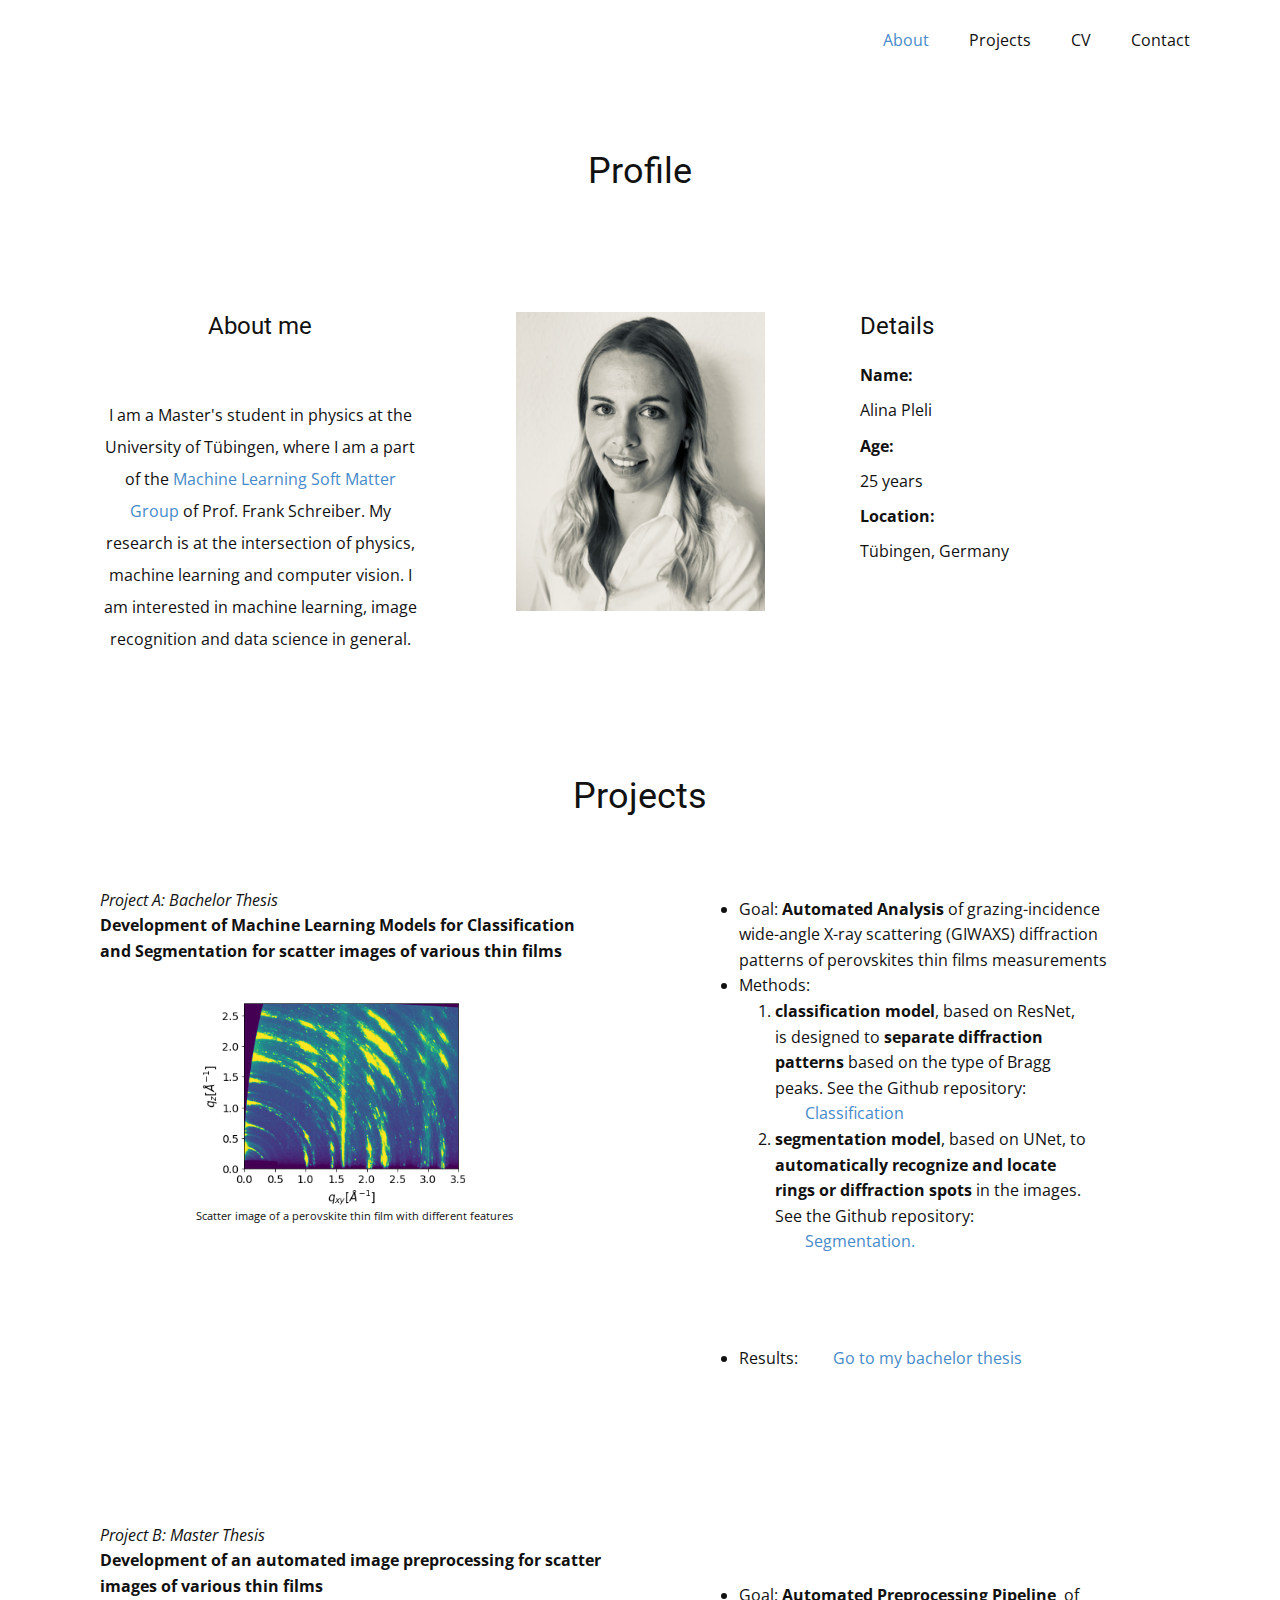
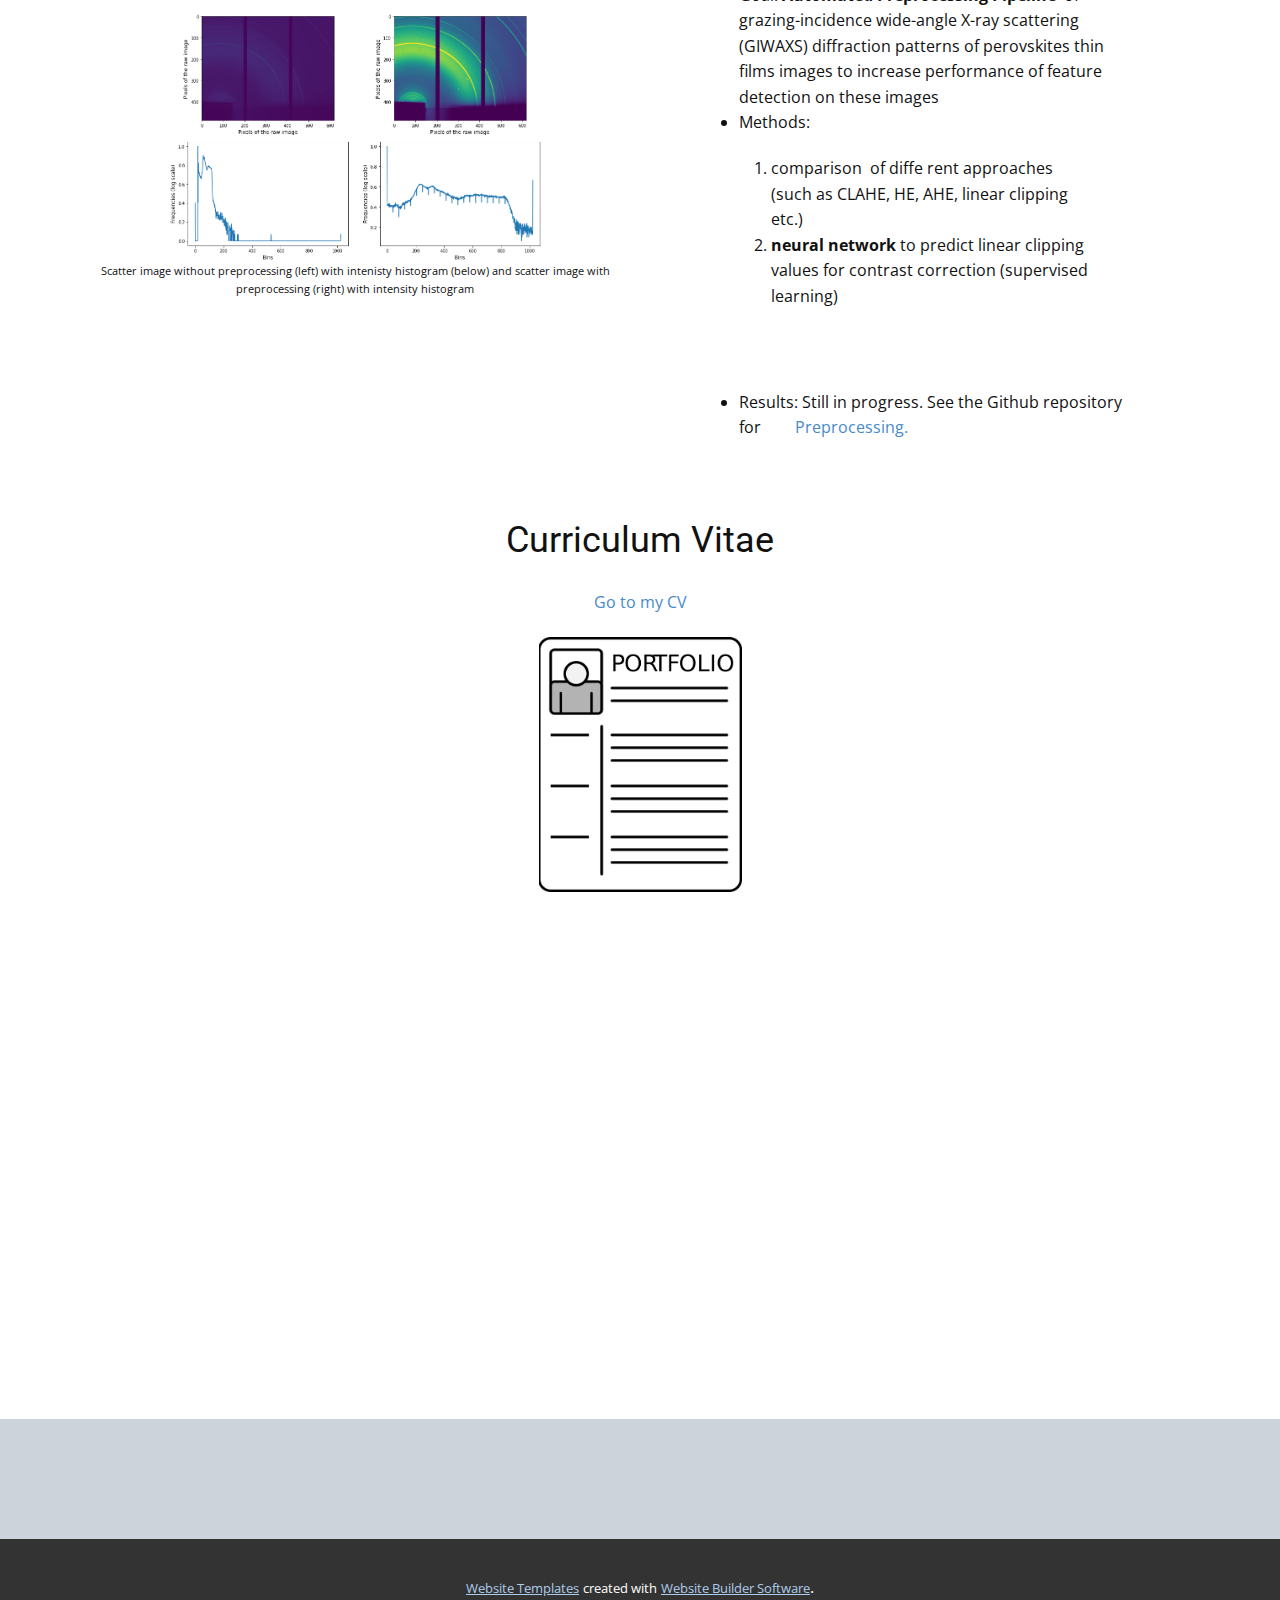
<file: index.html>
<!DOCTYPE html>
<html style="font-size: 16px;">
  <head>
    <meta name="viewport" content="width=device-width, initial-scale=1.0">
    <meta charset="utf-8">
    <meta name="keywords" content="Profile, Projects, Curriculum Vitae">
    <meta name="description" content="">
    <meta name="page_type" content="np-template-header-footer-from-plugin">
    <title>Startseite</title>
    <link rel="stylesheet" href="nicepage.css" media="screen">
<link rel="stylesheet" href="Startseite.css" media="screen">
    <script class="u-script" type="text/javascript" src="jquery.js" defer=""></script>
    <script class="u-script" type="text/javascript" src="nicepage.js" defer=""></script>
    <meta name="generator" content="Nicepage 3.19.4, nicepage.com">
    <link id="u-theme-google-font" rel="stylesheet" href="https://fonts.googleapis.com/css?family=Roboto:100,100i,300,300i,400,400i,500,500i,700,700i,900,900i|Open+Sans:300,300i,400,400i,600,600i,700,700i,800,800i">
    
    
    
    
    
    <script type="application/ld+json">{
		"@context": "http://schema.org",
		"@type": "Organization",
		"name": ""
}</script>
    <meta name="theme-color" content="#478ac9">
    <meta property="og:title" content="Startseite">
    <meta property="og:type" content="website">
  </head>
  <body data-home-page="Startseite.html" data-home-page-title="Startseite" class="u-body"><header class="u-clearfix u-header u-header" id="sec-3623"><div class="u-clearfix u-sheet u-sheet-1">
        <nav class="u-menu u-menu-dropdown u-offcanvas u-menu-1">
          <div class="menu-collapse" style="font-size: 1rem; letter-spacing: 0px;">
            <a class="u-button-style u-custom-left-right-menu-spacing u-custom-padding-bottom u-custom-top-bottom-menu-spacing u-nav-link u-text-active-palette-1-base u-text-hover-palette-2-base" href="#">
              <svg><use xmlns:xlink="http://www.w3.org/1999/xlink" xlink:href="#menu-hamburger"></use></svg>
              <svg version="1.1" xmlns="http://www.w3.org/2000/svg" xmlns:xlink="http://www.w3.org/1999/xlink"><defs><symbol id="menu-hamburger" viewBox="0 0 16 16" style="width: 16px; height: 16px;"><rect y="1" width="16" height="2"></rect><rect y="7" width="16" height="2"></rect><rect y="13" width="16" height="2"></rect>
</symbol>
</defs></svg>
            </a>
          </div>
          <div class="u-custom-menu u-nav-container">
            <ul class="u-nav u-unstyled u-nav-1"><li class="u-nav-item"><a class="u-button-style u-nav-link u-text-active-palette-1-base u-text-hover-palette-2-base" href="Startseite.html" style="padding: 10px 20px;">About</a>
</li><li class="u-nav-item"><a class="u-button-style u-nav-link u-text-active-palette-1-base u-text-hover-palette-2-base" href="Startseite.html#sec-e939" data-page-id="94627364" style="padding: 10px 20px;">Projects</a>
</li><li class="u-nav-item"><a class="u-button-style u-nav-link u-text-active-palette-1-base u-text-hover-palette-2-base" href="Startseite.html#sec-05bc" data-page-id="94627364" style="padding: 10px 20px;">CV</a>
</li><li class="u-nav-item"><a class="u-button-style u-nav-link u-text-active-palette-1-base u-text-hover-palette-2-base" href="mailto:alinapleli@me.com" style="padding: 10px 20px;">Contact</a>
</li></ul>
          </div>
          <div class="u-custom-menu u-nav-container-collapse">
            <div class="u-black u-container-style u-inner-container-layout u-opacity u-opacity-95 u-sidenav">
              <div class="u-sidenav-overflow">
                <div class="u-menu-close"></div>
                <ul class="u-align-center u-nav u-popupmenu-items u-unstyled u-nav-2"><li class="u-nav-item"><a class="u-button-style u-nav-link" href="Startseite.html" style="padding: 10px 20px;">About</a>
</li><li class="u-nav-item"><a class="u-button-style u-nav-link" href="Startseite.html#sec-e939" data-page-id="94627364" style="padding: 10px 20px;">Projects</a>
</li><li class="u-nav-item"><a class="u-button-style u-nav-link" href="Startseite.html#sec-05bc" data-page-id="94627364" style="padding: 10px 20px;">CV</a>
</li><li class="u-nav-item"><a class="u-button-style u-nav-link" href="mailto:alinapleli@me.com" style="padding: 10px 20px;">Contact</a>
</li></ul>
              </div>
            </div>
            <div class="u-black u-menu-overlay u-opacity u-opacity-70"></div>
          </div>
        </nav>
      </div></header>
    <section class="u-align-center-lg u-align-center-md u-align-center-xl u-align-left-sm u-align-left-xs u-clearfix u-section-1" id="carousel_8c46">
      <div class="u-clearfix u-sheet u-valign-middle u-sheet-1">
        <h1 class="u-text u-text-1">Profile</h1>
        <div class="u-clearfix u-expanded-width u-layout-wrap u-layout-wrap-1">
          <div class="u-layout">
            <div class="u-layout-row">
              <div class="u-container-style u-layout-cell u-size-20 u-layout-cell-1">
                <div class="u-container-layout u-container-layout-1">
                  <h4 class="u-align-center u-text u-text-2">About me</h4>
                  <p class="u-align-center u-text u-text-3">I am a Master's student in physics at the University of Tübingen, where I am a part of the <a href="http://www.soft-matter.uni-tuebingen.de" class="u-active-none u-border-none u-btn u-button-link u-button-style u-hover-none u-none u-text-palette-1-base u-btn-1" target="_blank">Machine Learning Soft Matter Group</a>&nbsp;of Prof. Frank Schreiber. My research is at the intersection of physics, machine learning and computer vision. I am interested in machine learning, image recognition and data science in general.
                  </p>
                </div>
              </div>
              <div class="u-align-left u-container-style u-layout-cell u-size-20 u-layout-cell-2">
                <div class="u-container-layout u-container-layout-2">
                  <img class="u-image u-image-default u-image-1" src="images/AlinaBild_SW.jpg" alt="" data-image-width="3024" data-image-height="4032">
                </div>
              </div>
              <div class="u-container-style u-layout-cell u-size-20 u-layout-cell-3">
                <div class="u-container-layout u-container-layout-3">
                  <h4 class="u-text u-text-4">Details</h4>
                  <p class="u-text u-text-5">
                    <span style="font-weight: 700;">Name: </span>
                    <br>Alina Pleli<br>
                    <span style="font-weight: 700;">Age: </span>
                    <br>25 years <span style="font-weight: 700;">
                      <br>Location: 
                    </span>
                    <br>Tübingen, Germany
                  </p>
                </div>
              </div>
            </div>
          </div>
        </div>
      </div>
    </section>
    <section class="u-clearfix u-section-2" id="sec-e939">
      <div class="u-clearfix u-sheet u-sheet-1">
        <h2 class="u-align-center u-text u-text-default u-text-1">Projects</h2>
        <div class="u-clearfix u-expanded-width u-layout-wrap u-layout-wrap-1">
          <div class="u-layout">
            <div class="u-layout-row">
              <div class="u-container-style u-layout-cell u-size-30 u-layout-cell-1">
                <div class="u-container-layout u-container-layout-1">
                  <p class="u-align-left u-text u-text-2">
                    <span style="font-style: italic;">Project A: Bachelor Thesis<br>
                    </span>
                    <span style="font-weight: 700;">Development of Machine Learning
Models for Classification and
Segmentation for scatter images of
various thin films&nbsp;</span>
                  </p>
                  <img class="u-image u-image-1" src="images/ZSegmExp4Image.png" data-image-width="363" data-image-height="281">
                  <p class="u-align-center u-text u-text-default u-text-3">Scatter image of a perovskite thin film with different features&nbsp; </p>
                </div>
              </div>
              <div class="u-container-style u-layout-cell u-size-30 u-layout-cell-2">
                <div class="u-container-layout u-container-layout-2">
                  <ul class="u-text u-text-4">
                    <li>Goal<span style="background-color: transparent; color: #111111; font-family: 'Open Sans',sans-serif; font-size: 1rem;">: </span>
                      <span style="background-color: transparent; color: #111111; font-family: 'Open Sans',sans-serif; font-size: 1rem; font-weight: 700;">Automated Analysis</span>
                      <span style="background-color: transparent; color: #111111; font-family: 'Open Sans',sans-serif; font-size: 1rem;"> of </span>
                      <span style="background-color: transparent; color: #111111; font-family: 'Open Sans',sans-serif; font-size: 1rem;">grazing-incidence wide-angle X-ray scattering (GIWAXS)
diffraction patterns of perovskites thin films measurements</span>
                    </li>
                    <li>
                      <span style="font-weight: 400;">Methods</span>:
                    </li>
                  </ul>
                  <ol class="u-text u-text-5">
                    <li>
                      <span style="font-weight: 700;">classification model</span>, based on ResNet,&nbsp; &nbsp; is designed to <span style="background-color: transparent; color: #111111; font-family: 'Open Sans',sans-serif; font-size: 1rem; font-weight: 700;">separate diffraction patterns</span>
                      <span style="background-color: transparent; color: #111111; font-family: 'Open Sans',sans-serif; font-size: 1rem;"> based on the type of Bragg peaks.</span>
			    <span style="background-color: transparent; color: #111111; font-family: 'Open Sans',sans-serif; font-size: 1rem;"> See the Github repository:</span> 
			    <a href="https://github.com/Alinapleli/Classification_xray_scattering_data" class="u-active-none u-border-none u-btn u-button-link u-button-style u-none u-text-palette-1-base u-btn-1" target="_blank">Classification</a>&nbsp;
			   
                    </li>
                    <li>
                      <span style="font-weight: 700;">segmentation model</span>, based on UNet, to <span style="font-weight: 700;">automatically recognize and locate rings or diffraction spots</span> in the images.
		 <span style="background-color: transparent; color: #111111; font-family: 'Open Sans',sans-serif; font-size: 1rem;"> See the Github repository:</span> 
			    			<a href="https://github.com/Alinapleli/Segmentation_xray_scattering_data" class="u-active-none u-border-none u-btn u-button-link u-button-style u-none u-text-palette-1-base u-btn-1" target="_blank">Segmentation.</a>&nbsp;

                    </li>
                  </ol>
			 <ul class="u-text u-text-4">
			    <li>Results<span style="background-color: transparent; color: #111111; font-family: 'Open Sans',sans-serif; font-size: 1rem;">: </span>

			<a href="files/bachelor_pleli.pdf" class="u-border-1 u-border-active-palette-2-base u-border-hover-palette-1-base u-btn u-button-style u-file-link u-none u-text-palette-1-base u-btn-1" target="_blank">Go to my bachelor thesis</a>
			  </li>
                  </ul>
                </div>
              </div>
            </div>
          </div>
        </div>
      </div>
    </section>
    <section class="u-clearfix u-section-3" id="carousel_437e">
      <div class="u-clearfix u-sheet u-sheet-1">
        <div class="u-clearfix u-expanded-width u-layout-wrap u-layout-wrap-1">
          <div class="u-layout">
            <div class="u-layout-row">
              <div class="u-container-style u-layout-cell u-size-30 u-layout-cell-1">
                <div class="u-container-layout u-container-layout-1">
                  <p class="u-align-left u-text u-text-default u-text-1">
                    <span style="font-style: italic;">Project B: Master Thesis<br>
                    </span>
                    <span style="font-weight: 700;">Development of an automated
								image preprocessing for scatter
images of various thin films</span>
                  </p>
                  <img class="u-image u-image-1" src="images/Compare_hist_esrf18.png" data-image-width="891" data-image-height="595">
                  <p class="u-align-center u-text u-text-default u-text-2">Scatter image without preprocessing (left) with intenisty histogram (below) and scatter image with preprocessing (right) with intensity histogram</p>
                </div>
              </div>
              <div class="u-container-style u-layout-cell u-size-30 u-layout-cell-2">
                <div class="u-container-layout u-container-layout-2">
                  <ul class="u-text u-text-3">
                    <li>Goal<span style="background-color: transparent; color: #111111; font-family: 'Open Sans',sans-serif; font-size: 1rem;">: </span>
                      <span style="background-color: transparent; color: #111111; font-family: 'Open Sans',sans-serif; font-size: 1rem; font-weight: 700;">Automated Preprocessing Pipeline</span>
                      <span style="background-color: transparent; color: #111111; font-family: 'Open Sans',sans-serif; font-size: 1rem;">&nbsp;of </span>
                      <span style="background-color: transparent; color: #111111; font-family: 'Open Sans',sans-serif; font-size: 1rem;">grazing-incidence wide-angle X-ray scattering (GIWAXS)
diffraction patterns of perovskites thin films images to increase performance of feature detection on these images</span>
                    </li>
                    <li>
                      <span style="font-weight: 400;">Methods</span>:
                    </li>
                  </ul>
                  <ol class="u-text u-text-4"></ol>
                  <ol class="u-text u-text-5">
                    <li>
                      <span style="font-weight: 400;"><b>
                          <span style="font-weight: 400;"> comparison&nbsp;</span>
                          <span style="font-weight: 400;"> of diffe</span>
                          <span style="font-weight: 400;">rent approaches (such as CLAHE, HE, AHE, linear clipping etc.)</span></b>
                      </span>
                    </li>
                    <li><b>neural network <span style="font-weight: 400;">to predict linear clipping values for contrast correction (supervised learning)</span></b>
                    </li>
                  </ol>
			<ul class="u-text u-text-3">
			  <li>Results<span style="background-color: transparent; color: #111111; font-family: 'Open Sans',sans-serif; font-size: 1rem;">: </span>
                      
                          <span style="font-weight: 400;"> Still in progress.</span></b>
                      </span> 
			   <span style="background-color: transparent; color: #111111; font-family: 'Open Sans',sans-serif; font-size: 1rem;">See the Github repository for</span> 
			<a href="https://github.com/Alinapleli/Preprocessing_xray_scattering_images" class="u-active-none u-border-none u-btn u-button-link u-button-style u-none u-text-palette-1-base u-btn-1" target="_blank">Preprocessing.</a>&nbsp;
			   </li>
                 </ul>
                </div>
              </div>
            </div>
          </div>
        </div>
      </div>
    </section>
    <section class="u-clearfix u-section-4" id="sec-05bc">
      <div class="u-clearfix u-sheet u-sheet-1">
        <h2 class="u-align-center u-text u-text-default u-text-1">Curriculum Vitae</h2>
        <a href="files/AlinaPleli_CV.pdf" class="u-border-1 u-border-active-palette-2-base u-border-hover-palette-1-base u-btn u-button-style u-file-link u-none u-text-palette-1-base u-btn-1" target="_blank">Go to my CV</a>
        <img class="u-image u-image-default u-image-1" src="images/aacd4f248902de808d0c135398677a5f00d6337574a5e22af03d978363c0671b2292eb71b19334f7579e38791d05658fa01a840f92c11bed5b1ea6_1280.png" alt="" data-image-width="1024" data-image-height="1280">
      </div>
    </section>
    
    
    <footer class="u-align-center u-clearfix u-footer u-palette-5-light-1 u-footer" id="sec-dc1c"><div class="u-align-left u-clearfix u-sheet u-sheet-1"></div></footer>
    <section class="u-backlink u-clearfix u-grey-80">
      <a class="u-link" href="https://nicepage.com/website-templates" target="_blank">
        <span>Website Templates</span>
      </a>
      <p class="u-text">
        <span>created with</span>
      </p>
      <a class="u-link" href="https://nicepage.com/" target="_blank">
        <span>Website Builder Software</span>
      </a>. 
    </section><span style="height: 64px; width: 64px; margin-left: 0px; margin-right: auto; margin-top: 0px; background-image: none; right: 110px; bottom: 30px;" class="u-back-to-top u-border-2 u-border-palette-1-base u-icon u-icon-circle u-opacity u-opacity-95 u-spacing-10 u-text-palette-1-base" data-href="#">
        <svg class="u-svg-link" preserveAspectRatio="xMidYMin slice" viewBox="0 0 551.13 551.13"><use xmlns:xlink="http://www.w3.org/1999/xlink" xlink:href="#svg-1d98"></use></svg>
        <svg class="u-svg-content" enable-background="new 0 0 551.13 551.13" viewBox="0 0 551.13 551.13" xmlns="http://www.w3.org/2000/svg" id="svg-1d98"><path d="m275.565 189.451 223.897 223.897h51.668l-275.565-275.565-275.565 275.565h51.668z"></path></svg>
    </span>
  </body>
</html>
</file>
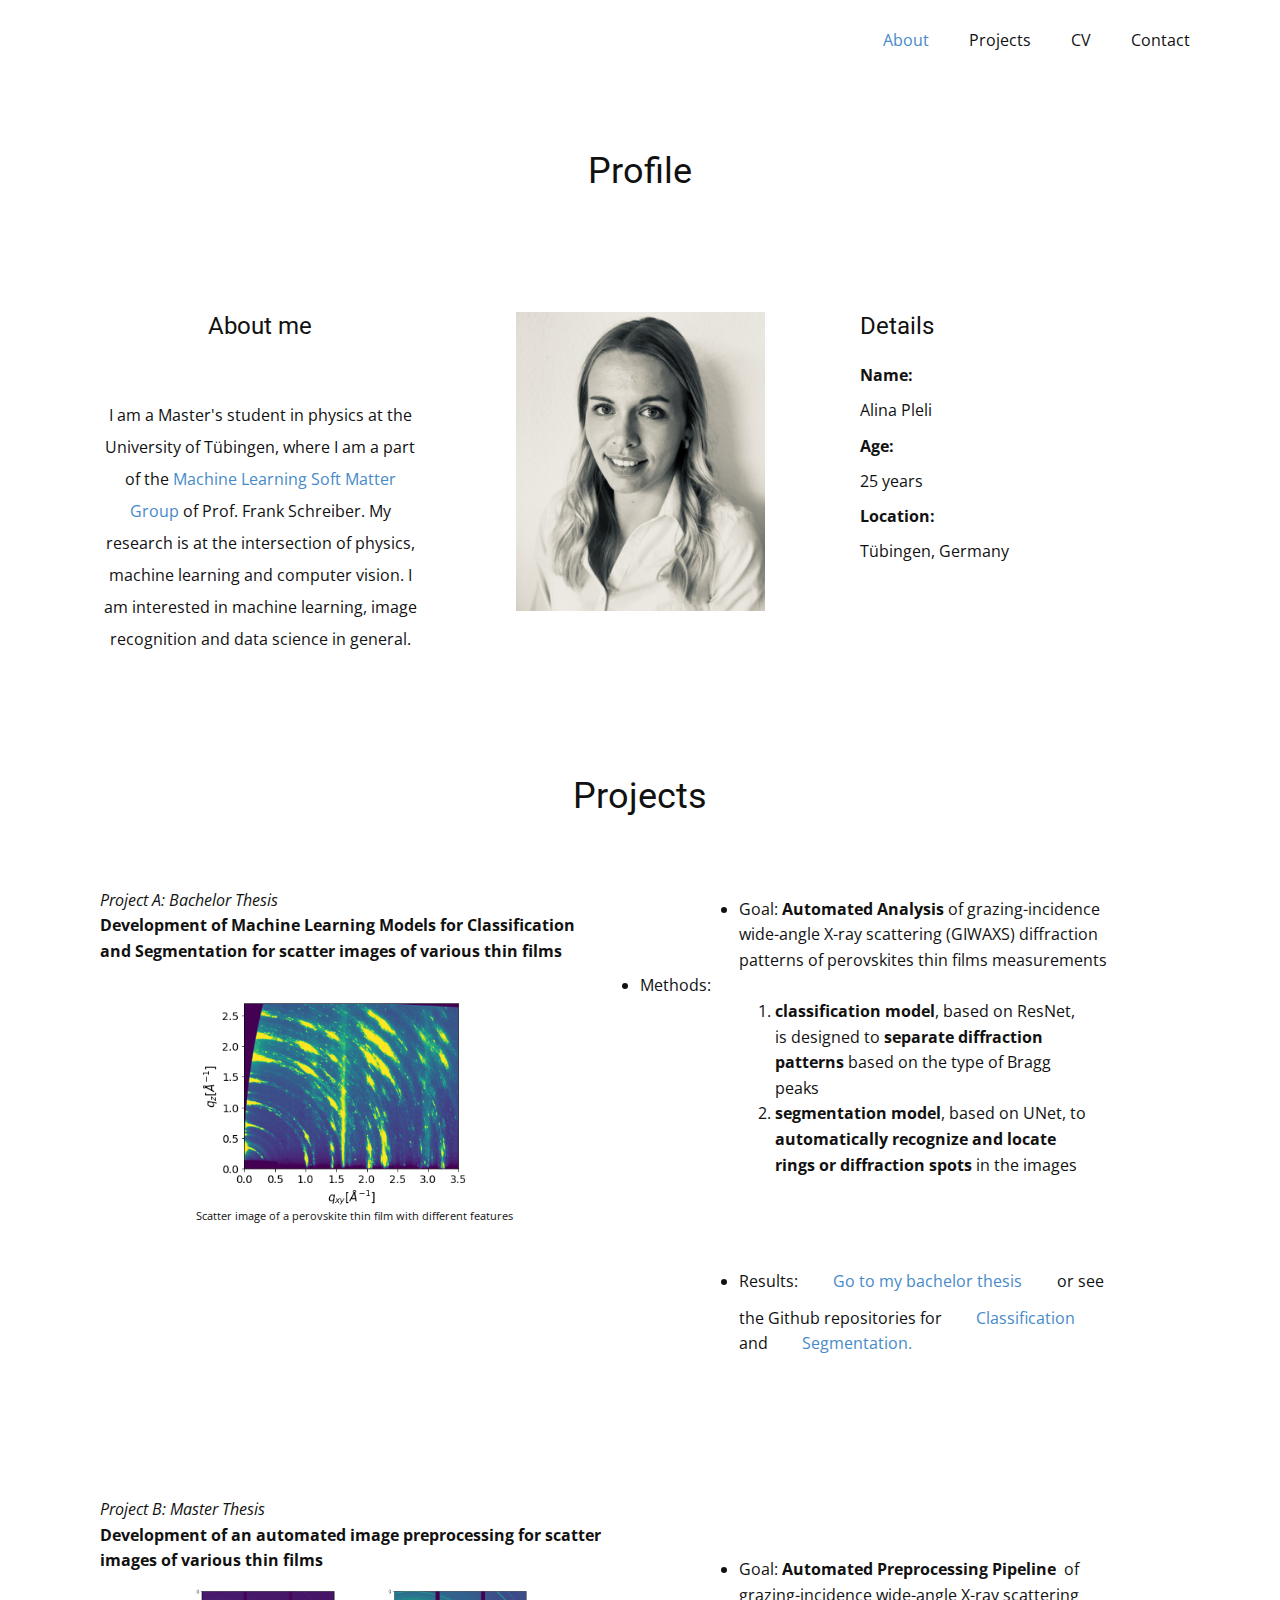
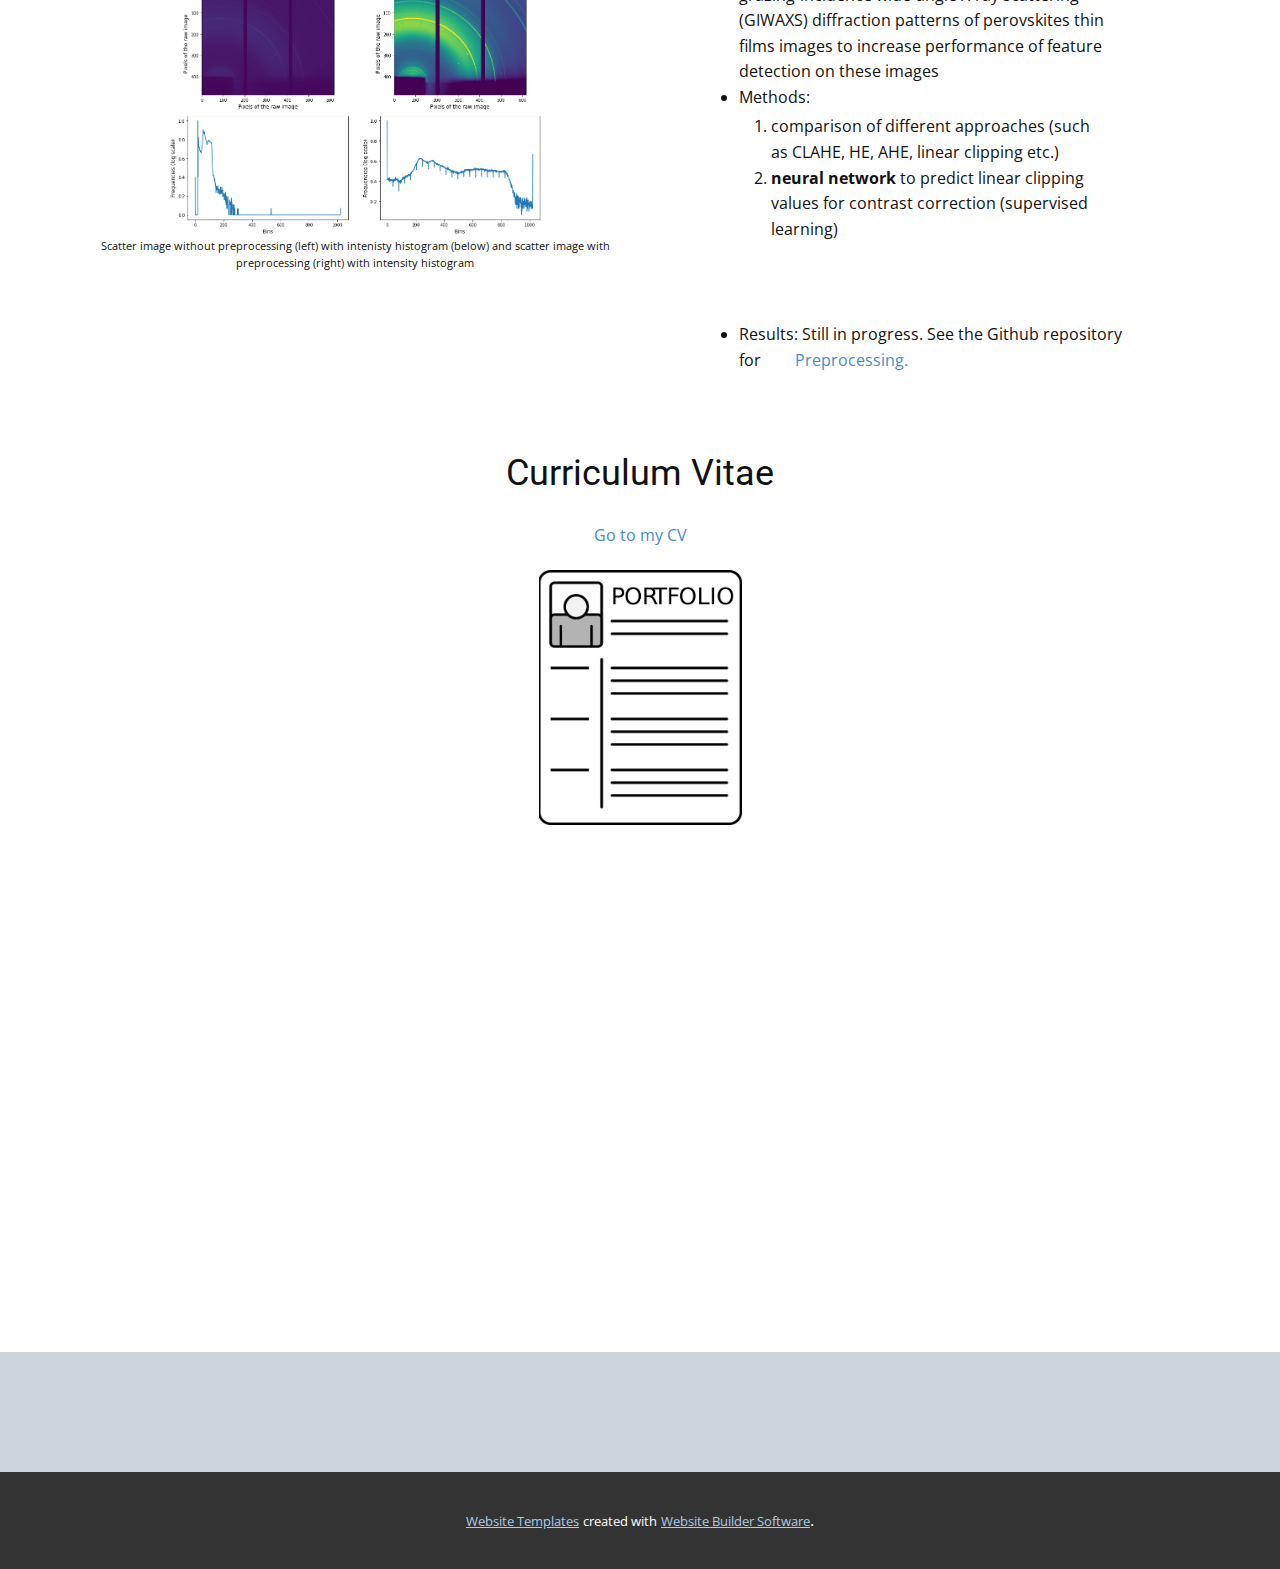
<file: Startseite.html>
<!DOCTYPE html>
<html style="font-size: 16px;">
  <head>
    <meta name="viewport" content="width=device-width, initial-scale=1.0">
    <meta charset="utf-8">
    <meta name="keywords" content="Profile, Projects, Curriculum Vitae">
    <meta name="description" content="">
    <meta name="page_type" content="np-template-header-footer-from-plugin">
    <title>Startseite</title>
    <link rel="stylesheet" href="nicepage.css" media="screen">
<link rel="stylesheet" href="Startseite.css" media="screen">
    <script class="u-script" type="text/javascript" src="jquery.js" defer=""></script>
    <script class="u-script" type="text/javascript" src="nicepage.js" defer=""></script>
    <meta name="generator" content="Nicepage 3.19.4, nicepage.com">
    <link id="u-theme-google-font" rel="stylesheet" href="https://fonts.googleapis.com/css?family=Roboto:100,100i,300,300i,400,400i,500,500i,700,700i,900,900i|Open+Sans:300,300i,400,400i,600,600i,700,700i,800,800i">
    
    
    
    
    
    <script type="application/ld+json">{
		"@context": "http://schema.org",
		"@type": "Organization",
		"name": ""
}</script>
    <meta name="theme-color" content="#478ac9">
    <meta property="og:title" content="Startseite">
    <meta property="og:type" content="website">
  </head>
  <body class="u-body"><header class="u-clearfix u-header u-header" id="sec-3623"><div class="u-clearfix u-sheet u-sheet-1">
        <nav class="u-menu u-menu-dropdown u-offcanvas u-menu-1">
          <div class="menu-collapse" style="font-size: 1rem; letter-spacing: 0px;">
            <a class="u-button-style u-custom-left-right-menu-spacing u-custom-padding-bottom u-custom-top-bottom-menu-spacing u-nav-link u-text-active-palette-1-base u-text-hover-palette-2-base" href="#">
              <svg><use xmlns:xlink="http://www.w3.org/1999/xlink" xlink:href="#menu-hamburger"></use></svg>
              <svg version="1.1" xmlns="http://www.w3.org/2000/svg" xmlns:xlink="http://www.w3.org/1999/xlink"><defs><symbol id="menu-hamburger" viewBox="0 0 16 16" style="width: 16px; height: 16px;"><rect y="1" width="16" height="2"></rect><rect y="7" width="16" height="2"></rect><rect y="13" width="16" height="2"></rect>
</symbol>
</defs></svg>
            </a>
          </div>
          <div class="u-custom-menu u-nav-container">
            <ul class="u-nav u-unstyled u-nav-1"><li class="u-nav-item"><a class="u-button-style u-nav-link u-text-active-palette-1-base u-text-hover-palette-2-base" href="Startseite.html" style="padding: 10px 20px;">About</a>
</li><li class="u-nav-item"><a class="u-button-style u-nav-link u-text-active-palette-1-base u-text-hover-palette-2-base" href="Startseite.html#sec-e939" data-page-id="94627364" style="padding: 10px 20px;">Projects</a>
</li><li class="u-nav-item"><a class="u-button-style u-nav-link u-text-active-palette-1-base u-text-hover-palette-2-base" href="Startseite.html#sec-05bc" data-page-id="94627364" style="padding: 10px 20px;">CV</a>
</li><li class="u-nav-item"><a class="u-button-style u-nav-link u-text-active-palette-1-base u-text-hover-palette-2-base" href="mailto:alinapleli@me.com" style="padding: 10px 20px;">Contact</a>
</li></ul>
          </div>
          <div class="u-custom-menu u-nav-container-collapse">
            <div class="u-black u-container-style u-inner-container-layout u-opacity u-opacity-95 u-sidenav">
              <div class="u-sidenav-overflow">
                <div class="u-menu-close"></div>
                <ul class="u-align-center u-nav u-popupmenu-items u-unstyled u-nav-2"><li class="u-nav-item"><a class="u-button-style u-nav-link" href="Startseite.html" style="padding: 10px 20px;">About</a>
</li><li class="u-nav-item"><a class="u-button-style u-nav-link" href="Startseite.html#sec-e939" data-page-id="94627364" style="padding: 10px 20px;">Projects</a>
</li><li class="u-nav-item"><a class="u-button-style u-nav-link" href="Startseite.html#sec-05bc" data-page-id="94627364" style="padding: 10px 20px;">CV</a>
</li><li class="u-nav-item"><a class="u-button-style u-nav-link" href="mailto:alinapleli@me.com" style="padding: 10px 20px;">Contact</a>
</li></ul>
              </div>
            </div>
            <div class="u-black u-menu-overlay u-opacity u-opacity-70"></div>
          </div>
        </nav>
      </div></header>
    <section class="u-align-center-lg u-align-center-md u-align-center-xl u-align-left-sm u-align-left-xs u-clearfix u-section-1" id="carousel_8c46">
      <div class="u-clearfix u-sheet u-valign-middle u-sheet-1">
        <h1 class="u-text u-text-1">Profile</h1>
        <div class="u-clearfix u-expanded-width u-layout-wrap u-layout-wrap-1">
          <div class="u-layout">
            <div class="u-layout-row">
              <div class="u-container-style u-layout-cell u-size-20 u-layout-cell-1">
                <div class="u-container-layout u-container-layout-1">
                  <h4 class="u-align-center u-text u-text-2">About me</h4>
                  <p class="u-align-center u-text u-text-3">I am a Master's student in physics at the University of Tübingen, where I am a part of the <a href="http://www.soft-matter.uni-tuebingen.de" class="u-active-none u-border-none u-btn u-button-link u-button-style u-hover-none u-none u-text-palette-1-base u-btn-1" target="_blank">Machine Learning Soft Matter Group</a>&nbsp;of Prof. Frank Schreiber. My research is at the intersection of physics, machine learning and computer vision. I am interested in machine learning, image recognition and data science in general.
                  </p>
                </div>
              </div>
              <div class="u-align-left u-container-style u-layout-cell u-size-20 u-layout-cell-2">
                <div class="u-container-layout u-container-layout-2">
                  <img class="u-image u-image-default u-image-1" src="images/AlinaBild_SW.jpg" alt="" data-image-width="3024" data-image-height="4032">
                </div>
              </div>
              <div class="u-container-style u-layout-cell u-size-20 u-layout-cell-3">
                <div class="u-container-layout u-container-layout-3">
                  <h4 class="u-text u-text-4">Details</h4>
                  <p class="u-text u-text-5">
                    <span style="font-weight: 700;">Name: </span>
                    <br>Alina Pleli<br>
                    <span style="font-weight: 700;">Age: </span>
                    <br>25 years <span style="font-weight: 700;">
                      <br>Location: 
                    </span>
                    <br>Tübingen, Germany
                  </p>
                </div>
              </div>
            </div>
          </div>
        </div>
      </div>
    </section>
    <section class="u-clearfix u-section-2" id="sec-e939">
      <div class="u-clearfix u-sheet u-sheet-1">
        <h2 class="u-align-center u-text u-text-default u-text-1">Projects</h2>
        <div class="u-clearfix u-expanded-width u-layout-wrap u-layout-wrap-1">
          <div class="u-layout">
            <div class="u-layout-row">
              <div class="u-container-style u-layout-cell u-size-30 u-layout-cell-1">
                <div class="u-container-layout u-container-layout-1">
                  <p class="u-align-left u-text u-text-2">
                    <span style="font-style: italic;">Project A: Bachelor Thesis<br>
                    </span>
                    <span style="font-weight: 700;">Development of Machine Learning Models for Classification and Segmentation for scatter images of various thin films&nbsp;</span>
                  </p>
                  <img class="u-image u-image-1" src="images/ZSegmExp4Image.png" data-image-width="363" data-image-height="281">
                  <p class="u-align-center u-text u-text-default u-text-3">Scatter image of a perovskite thin film with different features&nbsp; </p>
                </div>
              </div>
              <div class="u-container-style u-layout-cell u-size-30 u-layout-cell-2">
                <div class="u-container-layout u-container-layout-2">
                  <ul class="u-text u-text-4">
                    <li>Goal<span style="background-color: transparent; color: #111111; font-family: 'Open Sans',sans-serif; font-size: 1rem;">: </span>
                      <span style="background-color: transparent; color: #111111; font-family: 'Open Sans',sans-serif; font-size: 1rem; font-weight: 700;">Automated Analysis</span>
                      <span style="background-color: transparent; color: #111111; font-family: 'Open Sans',sans-serif; font-size: 1rem;"> of </span>
                      <span style="background-color: transparent; color: #111111; font-family: 'Open Sans',sans-serif; font-size: 1rem;">grazing-incidence wide-angle X-ray scattering (GIWAXS) diffraction patterns of perovskites thin films measurements</span>
                    </li>
			</ul>
                    <li><span style="font-weight: 400;">Methods</span>:
                    </li>
			</ul>
                 <ol class="u-text u-text-5">
                    <li> <span style="font-weight: 700;">classification model</span>, based on ResNet,&nbsp; &nbsp; is designed to <span style="background-color: transparent; color: #111111; font-family: 'Open Sans',sans-serif; font-size: 1rem; font-weight: 700;">separate diffraction patterns</span>
                      <span style="background-color: transparent; color: #111111; font-family: 'Open Sans',sans-serif; font-size: 1rem;"> based on the type of Bragg peaks</span>
                    </li>
                    <li> <span style="font-weight: 700;">segmentation model</span>, based on UNet, to <span style="font-weight: 700;">automatically recognize and locate rings or diffraction spots</span> in the images</span>
                    </li>
		    </ol>
		    <ul class="u-text u-text-4">
			    <li>Results<span style="background-color: transparent; color: #111111; font-family: 'Open Sans',sans-serif; font-size: 1rem;">: </span>

			<a href="files/bachelor_pleli.pdf" class="u-border-1 u-border-active-palette-2-base u-border-hover-palette-1-base u-btn u-button-style u-file-link u-none u-text-palette-1-base u-btn-1" target="_blank">Go to my bachelor thesis</a>
			 <span style="background-color: transparent; color: #111111; font-family: 'Open Sans',sans-serif; font-size: 1rem;">or see the Github repositories for</span> 
			<a href="https://github.com/Alinapleli/Classification_xray_scattering_data" class="u-active-none u-border-none u-btn u-button-link u-button-style u-none u-text-palette-1-base u-btn-1" target="_blank">Classification</a>&nbsp;
			   <span style="background-color: transparent; color: #111111; font-family: 'Open Sans',sans-serif; font-size: 1rem;">and</span> 
			<a href="https://github.com/Alinapleli/Segmentation_xray_scattering_data" class="u-active-none u-border-none u-btn u-button-link u-button-style u-none u-text-palette-1-base u-btn-1" target="_blank">Segmentation.</a>&nbsp;
			  </li>
                  </ul>
                </div>
              </div>
            </div>
          </div>
        </div>
      </div>
    </section>
    <section class="u-clearfix u-section-3" id="carousel_437e">
      <div class="u-clearfix u-sheet u-sheet-1">
        <div class="u-clearfix u-expanded-width u-layout-wrap u-layout-wrap-1">
          <div class="u-layout">
            <div class="u-layout-row">
              <div class="u-container-style u-layout-cell u-size-30 u-layout-cell-1">
                <div class="u-container-layout u-container-layout-1">
                  <p class="u-align-left u-text u-text-default u-text-1">
                    <span style="font-style: italic;">Project B: Master Thesis<br>
                    </span>
                    <span style="font-weight: 700;">Development of an automated
								image preprocessing for scatter
images of various thin films</span>
                  </p>
                  <img class="u-image u-image-1" src="images/Compare_hist_esrf18.png" data-image-width="891" data-image-height="595">
                  <p class="u-align-center u-text u-text-default u-text-2">Scatter image without preprocessing (left) with intenisty histogram (below) and scatter image with preprocessing (right) with intensity histogram</p>
                </div>
              </div>
              <div class="u-container-style u-layout-cell u-size-30 u-layout-cell-2">
                <div class="u-container-layout u-container-layout-2">
                  <ul class="u-text u-text-3">
                    <li>Goal<span style="background-color: transparent; color: #111111; font-family: 'Open Sans',sans-serif; font-size: 1rem;">: </span>
                      <span style="background-color: transparent; color: #111111; font-family: 'Open Sans',sans-serif; font-size: 1rem; font-weight: 700;">Automated Preprocessing Pipeline</span>
                      <span style="background-color: transparent; color: #111111; font-family: 'Open Sans',sans-serif; font-size: 1rem;">&nbsp;of </span>
                      <span style="background-color: transparent; color: #111111; font-family: 'Open Sans',sans-serif; font-size: 1rem;">grazing-incidence wide-angle X-ray scattering (GIWAXS)
diffraction patterns of perovskites thin films images to increase performance of feature detection on these images</span>
                    </li>
                    <li>
                      <span style="font-weight: 400;">Methods</span>:
                    </li>
                  </ul>
                  <ol class="u-text u-text-4">
                    <li>
                      <span style="font-weight: 400;"><b>
                          <span style="font-weight: 400;"> comparison of different approaches (such as CLAHE, HE, AHE, linear clipping etc.)</span></b>
                      </span>
                    </li>
                    <li><b>neural network <span style="font-weight: 400;">to predict linear clipping values for contrast correction (supervised learning)</span></b>
                    </li>
		</ol>
		 <ul class="u-text u-text-3">
			  <li>Results<span style="background-color: transparent; color: #111111; font-family: 'Open Sans',sans-serif; font-size: 1rem;">: </span>
                      
                          <span style="font-weight: 400;"> Still in progress.</span></b>
                      </span> 
			   <span style="background-color: transparent; color: #111111; font-family: 'Open Sans',sans-serif; font-size: 1rem;">See the Github repository for</span> 
			<a href="https://github.com/Alinapleli/Preprocessing_xray_scattering_images" class="u-active-none u-border-none u-btn u-button-link u-button-style u-none u-text-palette-1-base u-btn-1" target="_blank">Preprocessing.</a>&nbsp;
			   </li>
                 </ul>
                </div>
              </div>
            </div>
          </div>
        </div>
      </div>
    </section>
    <section class="u-clearfix u-section-4" id="sec-05bc">
      <div class="u-clearfix u-sheet u-sheet-1">
        <h2 class="u-align-center u-text u-text-default u-text-1">Curriculum Vitae</h2>
        <a href="files/AlinaPleli_CV.pdf" class="u-border-1 u-border-active-palette-2-base u-border-hover-palette-1-base u-btn u-button-style u-file-link u-none u-text-palette-1-base u-btn-1" target="_blank">Go to my CV</a>
        <img class="u-image u-image-default u-image-1" src="images/aacd4f248902de808d0c135398677a5f00d6337574a5e22af03d978363c0671b2292eb71b19334f7579e38791d05658fa01a840f92c11bed5b1ea6_1280.png" alt="" data-image-width="1024" data-image-height="1280">
      </div>
    </section>
    
    
    <footer class="u-align-center u-clearfix u-footer u-palette-5-light-1 u-footer" id="sec-dc1c"><div class="u-align-left u-clearfix u-sheet u-sheet-1"></div></footer>
    <section class="u-backlink u-clearfix u-grey-80">
      <a class="u-link" href="https://nicepage.com/website-templates" target="_blank">
        <span>Website Templates</span>
      </a>
      <p class="u-text">
        <span>created with</span>
      </p>
      <a class="u-link" href="https://nicepage.com/" target="_blank">
        <span>Website Builder Software</span>
      </a>. 
    </section><span style="height: 64px; width: 64px; margin-left: 0px; margin-right: auto; margin-top: 0px; background-image: none; right: 110px; bottom: 30px;" class="u-back-to-top u-border-2 u-border-palette-1-base u-icon u-icon-circle u-opacity u-opacity-95 u-spacing-10 u-text-palette-1-base" data-href="#">
        <svg class="u-svg-link" preserveAspectRatio="xMidYMin slice" viewBox="0 0 551.13 551.13"><use xmlns:xlink="http://www.w3.org/1999/xlink" xlink:href="#svg-1d98"></use></svg>
        <svg class="u-svg-content" enable-background="new 0 0 551.13 551.13" viewBox="0 0 551.13 551.13" xmlns="http://www.w3.org/2000/svg" id="svg-1d98"><path d="m275.565 189.451 223.897 223.897h51.668l-275.565-275.565-275.565 275.565h51.668z"></path></svg>
    </span>
  </body>
</html>
</file>
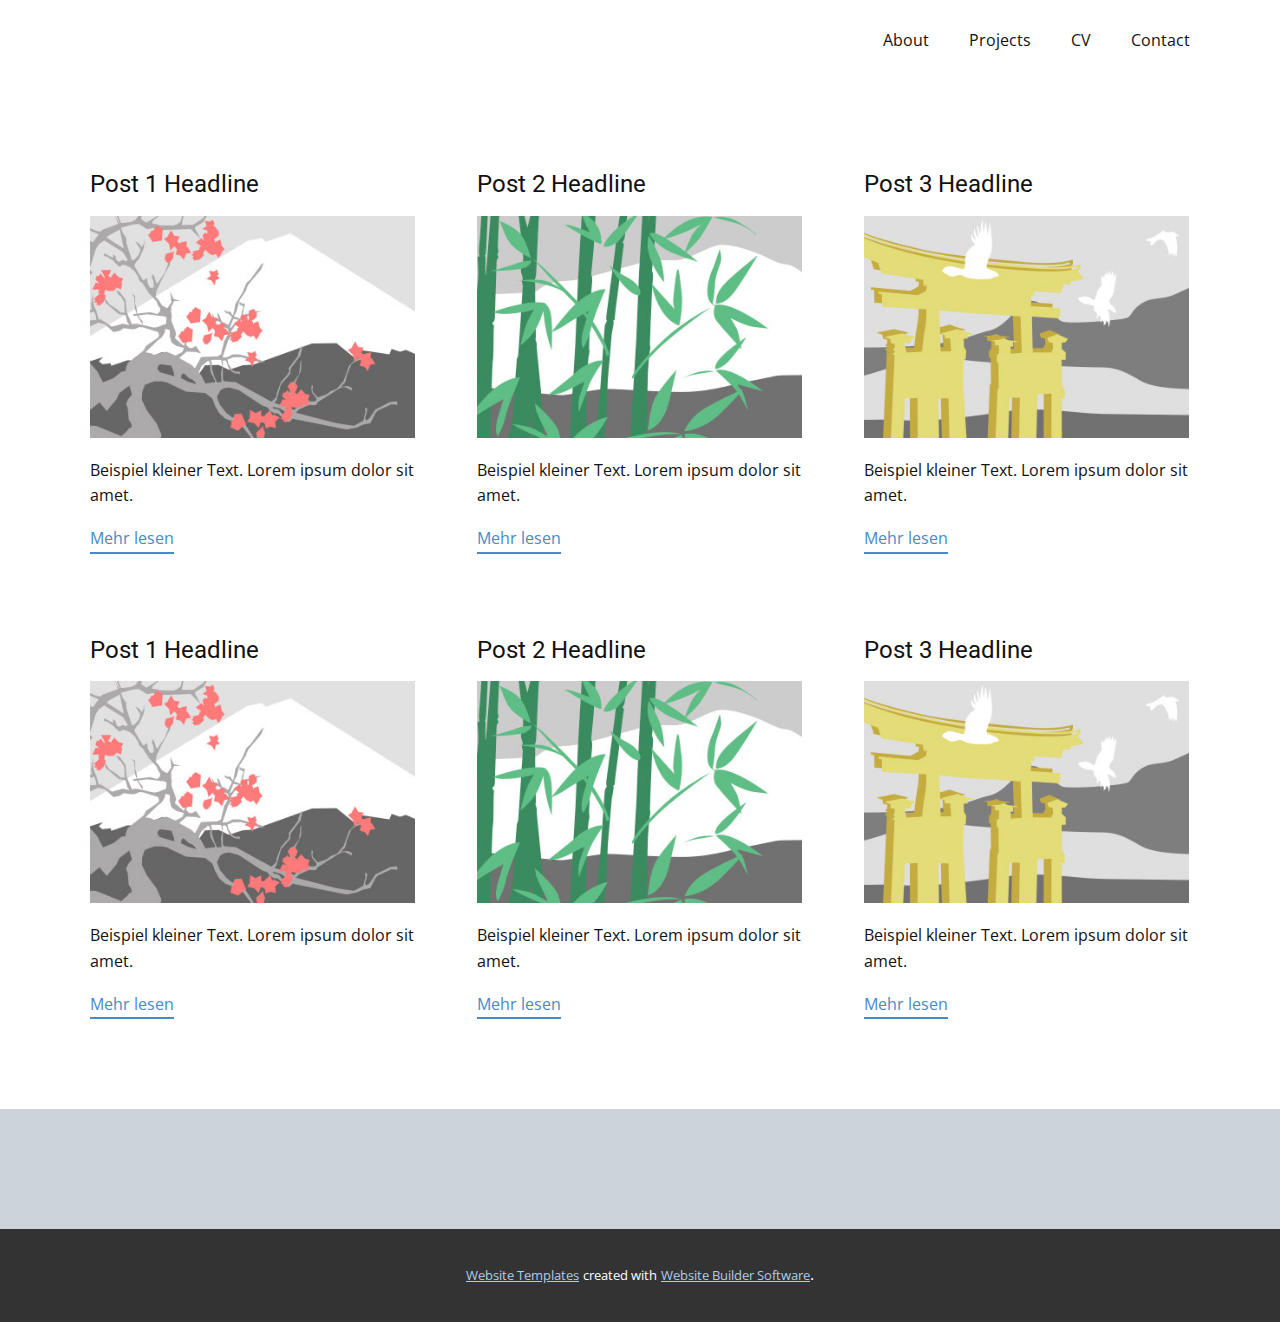
<file: blog/blog.html>
<html style="font-size: 16px;"><head>
    <meta name="viewport" content="width=device-width, initial-scale=1.0">
    <meta charset="utf-8">
    <meta name="keywords" content="">
    <meta name="description" content="">
    <meta name="page_type" content="np-template-header-footer-from-plugin">
    <title>Blog Template</title>
    <link rel="stylesheet" href="../nicepage.css" media="screen">
<link rel="stylesheet" href="../Blog-Template.css" media="screen">
    <script class="u-script" type="text/javascript" src="../jquery.js" defer=""></script>
    <script class="u-script" type="text/javascript" src="../nicepage.js" defer=""></script>
    <meta name="generator" content="Nicepage 3.19.4, nicepage.com">
    <link id="u-theme-google-font" rel="stylesheet" href="https://fonts.googleapis.com/css?family=Roboto:100,100i,300,300i,400,400i,500,500i,700,700i,900,900i|Open+Sans:300,300i,400,400i,600,600i,700,700i,800,800i">
    
    
    <script type="application/ld+json">{
		"@context": "http://schema.org",
		"@type": "Organization",
		"name": ""
}</script>
    <meta name="theme-color" content="#478ac9">
    <meta property="og:title" content="Blog Template">
    <meta property="og:type" content="website">
  </head>
  <body class="u-body"><header class="u-clearfix u-header u-header" id="sec-3623"><div class="u-clearfix u-sheet u-sheet-1">
        <nav class="u-menu u-menu-dropdown u-offcanvas u-menu-1">
          <div class="menu-collapse" style="font-size: 1rem; letter-spacing: 0px;">
            <a class="u-button-style u-custom-left-right-menu-spacing u-custom-padding-bottom u-custom-top-bottom-menu-spacing u-nav-link u-text-active-palette-1-base u-text-hover-palette-2-base" href="#">
              <svg><use xmlns:xlink="http://www.w3.org/1999/xlink" xlink:href="#menu-hamburger"></use></svg>
              <svg version="1.1" xmlns="http://www.w3.org/2000/svg" xmlns:xlink="http://www.w3.org/1999/xlink"><defs><symbol id="menu-hamburger" viewBox="0 0 16 16" style="width: 16px; height: 16px;"><rect y="1" width="16" height="2"></rect><rect y="7" width="16" height="2"></rect><rect y="13" width="16" height="2"></rect>
</symbol>
</defs></svg>
            </a>
          </div>
          <div class="u-custom-menu u-nav-container">
            <ul class="u-nav u-unstyled u-nav-1"><li class="u-nav-item"><a class="u-button-style u-nav-link u-text-active-palette-1-base u-text-hover-palette-2-base" href="../Startseite.html" style="padding: 10px 20px;">About</a>
</li><li class="u-nav-item"><a class="u-button-style u-nav-link u-text-active-palette-1-base u-text-hover-palette-2-base" href="../Startseite.html#sec-e939" data-page-id="94627364" style="padding: 10px 20px;">Projects</a>
</li><li class="u-nav-item"><a class="u-button-style u-nav-link u-text-active-palette-1-base u-text-hover-palette-2-base" href="../Startseite.html#sec-05bc" data-page-id="94627364" style="padding: 10px 20px;">CV</a>
</li><li class="u-nav-item"><a class="u-button-style u-nav-link u-text-active-palette-1-base u-text-hover-palette-2-base" href="../mailto:alinapleli@me.com" style="padding: 10px 20px;">Contact</a>
</li></ul>
          </div>
          <div class="u-custom-menu u-nav-container-collapse">
            <div class="u-black u-container-style u-inner-container-layout u-opacity u-opacity-95 u-sidenav">
              <div class="u-sidenav-overflow">
                <div class="u-menu-close"></div>
                <ul class="u-align-center u-nav u-popupmenu-items u-unstyled u-nav-2"><li class="u-nav-item"><a class="u-button-style u-nav-link" href="../Startseite.html" style="padding: 10px 20px;">About</a>
</li><li class="u-nav-item"><a class="u-button-style u-nav-link" href="../Startseite.html#sec-e939" data-page-id="94627364" style="padding: 10px 20px;">Projects</a>
</li><li class="u-nav-item"><a class="u-button-style u-nav-link" href="../Startseite.html#sec-05bc" data-page-id="94627364" style="padding: 10px 20px;">CV</a>
</li><li class="u-nav-item"><a class="u-button-style u-nav-link" href="../mailto:alinapleli@me.com" style="padding: 10px 20px;">Contact</a>
</li></ul>
              </div>
            </div>
            <div class="u-black u-menu-overlay u-opacity u-opacity-70"></div>
          </div>
        </nav>
      </div></header>
    <section class="u-clearfix u-section-1" id="sec-6083">
      <div class="u-clearfix u-sheet u-valign-middle u-sheet-1"><!--blog--><!--blog_options_json--><!--{"type":"Recent","source":"","tags":"","count":""}--><!--/blog_options_json-->
        <div class="u-blog u-expanded-width u-repeater u-repeater-1"><!--blog_post-->
          <div class="u-blog-post u-container-style u-repeater-item u-white u-repeater-item-1">
            <div class="u-container-layout u-similar-container u-valign-top u-container-layout-1"><!--blog_post_header-->
              <h4 class="u-blog-control u-text u-text-1">
                <a class="u-post-header-link" href="../blog/post.html"><!--blog_post_header_content-->Post 1 Headline<!--/blog_post_header_content--></a>
              </h4><!--/blog_post_header--><!--blog_post_image-->
              <a class="u-post-header-link" href="../blog/post.html"><img alt="" class="u-blog-control u-expanded-width u-image u-image-default u-image-1" src="[data-uri]"></a><!--/blog_post_image--><!--blog_post_content-->
              <div class="u-blog-control u-post-content u-text u-text-2 fr-view">Beispiel kleiner Text. Lorem ipsum dolor sit amet.</div><!--/blog_post_content--><!--blog_post_readmore-->
              <a href="../blog/post.html" class="u-blog-control u-border-2 u-border-palette-1-base u-btn u-btn-rectangle u-button-style u-none u-btn-1"><!--blog_post_readmore_content-->Mehr lesen<!--/blog_post_readmore_content--></a><!--/blog_post_readmore-->
            </div>
          </div><div class="u-blog-post u-container-style u-repeater-item u-video-cover u-white">
            <div class="u-container-layout u-similar-container u-valign-top u-container-layout-2"><!--blog_post_header-->
              <h4 class="u-blog-control u-text u-text-3">
                <a class="u-post-header-link" href="../blog/post-1.html"><!--blog_post_header_content-->Post 2 Headline<!--/blog_post_header_content--></a>
              </h4><!--/blog_post_header--><!--blog_post_image-->
              <a class="u-post-header-link" href="../blog/post-1.html"><img alt="" class="u-blog-control u-expanded-width u-image u-image-default u-image-2" src="[data-uri]"></a><!--/blog_post_image--><!--blog_post_content-->
              <div class="u-blog-control u-post-content u-text u-text-4 fr-view">Beispiel kleiner Text. Lorem ipsum dolor sit amet.</div><!--/blog_post_content--><!--blog_post_readmore-->
              <a href="../blog/post-1.html" class="u-blog-control u-border-2 u-border-palette-1-base u-btn u-btn-rectangle u-button-style u-none u-btn-2"><!--blog_post_readmore_content-->Mehr lesen<!--/blog_post_readmore_content--></a><!--/blog_post_readmore-->
            </div>
          </div><div class="u-blog-post u-container-style u-repeater-item u-video-cover u-white">
            <div class="u-container-layout u-similar-container u-valign-top u-container-layout-3"><!--blog_post_header-->
              <h4 class="u-blog-control u-text u-text-5">
                <a class="u-post-header-link" href="../blog/post-2.html"><!--blog_post_header_content-->Post 3 Headline<!--/blog_post_header_content--></a>
              </h4><!--/blog_post_header--><!--blog_post_image-->
              <a class="u-post-header-link" href="../blog/post-2.html"><img alt="" class="u-blog-control u-expanded-width u-image u-image-default u-image-3" src="[data-uri]"></a><!--/blog_post_image--><!--blog_post_content-->
              <div class="u-blog-control u-post-content u-text u-text-6 fr-view">Beispiel kleiner Text. Lorem ipsum dolor sit amet.</div><!--/blog_post_content--><!--blog_post_readmore-->
              <a href="../blog/post-2.html" class="u-blog-control u-border-2 u-border-palette-1-base u-btn u-btn-rectangle u-button-style u-none u-btn-3"><!--blog_post_readmore_content-->Mehr lesen<!--/blog_post_readmore_content--></a><!--/blog_post_readmore-->
            </div>
          </div><div class="u-blog-post u-container-style u-repeater-item u-white u-repeater-item-1">
            <div class="u-container-layout u-similar-container u-valign-top u-container-layout-1"><!--blog_post_header-->
              <h4 class="u-blog-control u-text u-text-1">
                <a class="u-post-header-link" href="../blog/post-3.html"><!--blog_post_header_content-->Post 1 Headline<!--/blog_post_header_content--></a>
              </h4><!--/blog_post_header--><!--blog_post_image-->
              <a class="u-post-header-link" href="../blog/post-3.html"><img alt="" class="u-blog-control u-expanded-width u-image u-image-default u-image-1" src="[data-uri]"></a><!--/blog_post_image--><!--blog_post_content-->
              <div class="u-blog-control u-post-content u-text u-text-2 fr-view">Beispiel kleiner Text. Lorem ipsum dolor sit amet.</div><!--/blog_post_content--><!--blog_post_readmore-->
              <a href="../blog/post-3.html" class="u-blog-control u-border-2 u-border-palette-1-base u-btn u-btn-rectangle u-button-style u-none u-btn-1"><!--blog_post_readmore_content-->Mehr lesen<!--/blog_post_readmore_content--></a><!--/blog_post_readmore-->
            </div>
          </div><div class="u-blog-post u-container-style u-repeater-item u-video-cover u-white">
            <div class="u-container-layout u-similar-container u-valign-top u-container-layout-2"><!--blog_post_header-->
              <h4 class="u-blog-control u-text u-text-3">
                <a class="u-post-header-link" href="../blog/post-4.html"><!--blog_post_header_content-->Post 2 Headline<!--/blog_post_header_content--></a>
              </h4><!--/blog_post_header--><!--blog_post_image-->
              <a class="u-post-header-link" href="../blog/post-4.html"><img alt="" class="u-blog-control u-expanded-width u-image u-image-default u-image-2" src="[data-uri]"></a><!--/blog_post_image--><!--blog_post_content-->
              <div class="u-blog-control u-post-content u-text u-text-4 fr-view">Beispiel kleiner Text. Lorem ipsum dolor sit amet.</div><!--/blog_post_content--><!--blog_post_readmore-->
              <a href="../blog/post-4.html" class="u-blog-control u-border-2 u-border-palette-1-base u-btn u-btn-rectangle u-button-style u-none u-btn-2"><!--blog_post_readmore_content-->Mehr lesen<!--/blog_post_readmore_content--></a><!--/blog_post_readmore-->
            </div>
          </div><div class="u-blog-post u-container-style u-repeater-item u-video-cover u-white">
            <div class="u-container-layout u-similar-container u-valign-top u-container-layout-3"><!--blog_post_header-->
              <h4 class="u-blog-control u-text u-text-5">
                <a class="u-post-header-link" href="../blog/post-5.html"><!--blog_post_header_content-->Post 3 Headline<!--/blog_post_header_content--></a>
              </h4><!--/blog_post_header--><!--blog_post_image-->
              <a class="u-post-header-link" href="../blog/post-5.html"><img alt="" class="u-blog-control u-expanded-width u-image u-image-default u-image-3" src="[data-uri]"></a><!--/blog_post_image--><!--blog_post_content-->
              <div class="u-blog-control u-post-content u-text u-text-6 fr-view">Beispiel kleiner Text. Lorem ipsum dolor sit amet.</div><!--/blog_post_content--><!--blog_post_readmore-->
              <a href="../blog/post-5.html" class="u-blog-control u-border-2 u-border-palette-1-base u-btn u-btn-rectangle u-button-style u-none u-btn-3"><!--blog_post_readmore_content-->Mehr lesen<!--/blog_post_readmore_content--></a><!--/blog_post_readmore-->
            </div>
          </div><!--/blog_post--><!--blog_post-->
          <!--/blog_post--><!--blog_post-->
          <!--/blog_post-->
        </div><!--/blog-->
      </div>
    </section>
    
    
    <footer class="u-align-center u-clearfix u-footer u-palette-5-light-1 u-footer" id="sec-dc1c"><div class="u-align-left u-clearfix u-sheet u-sheet-1"></div></footer>
    <section class="u-backlink u-clearfix u-grey-80">
      <a class="u-link" href="https://nicepage.com/website-templates" target="_blank">
        <span>Website Templates</span>
      </a>
      <p class="u-text">
        <span>created with</span>
      </p>
      <a class="u-link" href="https://nicepage.com/" target="_blank">
        <span>Website Builder Software</span>
      </a>. 
    </section>
  
</body></html>
</file>
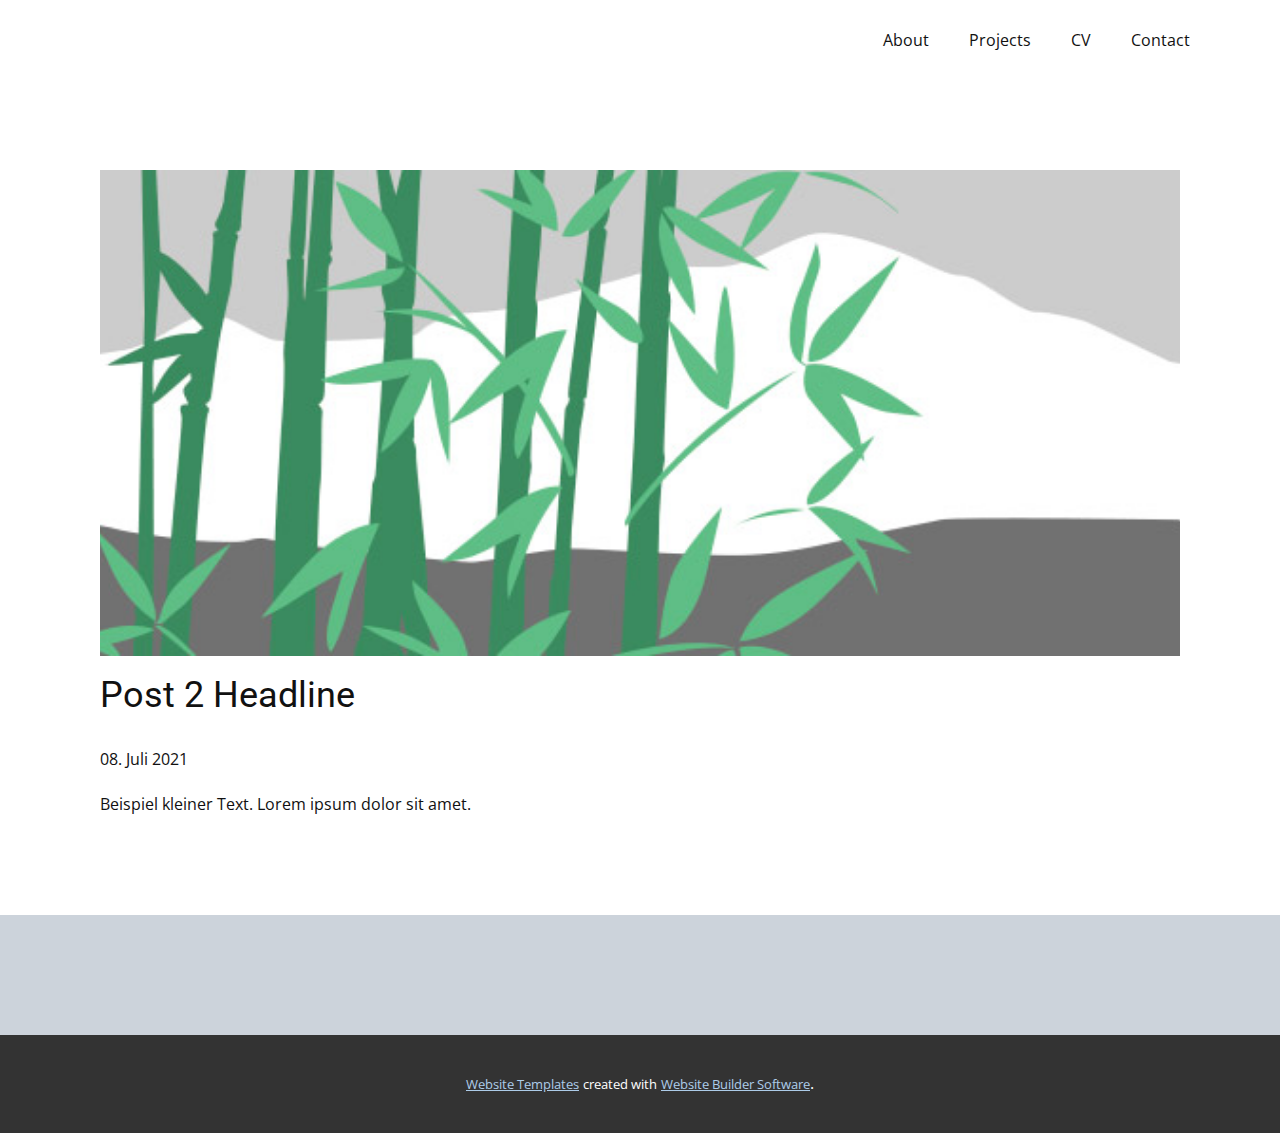
<file: blog/post-1.html>
<!doctype html>
<html style="font-size: 16px;"><head>
    <meta name="viewport" content="width=device-width, initial-scale=1.0">
    <meta charset="utf-8">
    <meta name="keywords" content="Post 1 Headline">
    <meta name="description" content="">
    <meta name="page_type" content="np-template-header-footer-from-plugin">
    <title>Post 2 Headline</title>
    <link rel="stylesheet" href="../nicepage.css" media="screen">
<link rel="stylesheet" href="../Post-Template.css" media="screen">
    <script class="u-script" type="text/javascript" src="../jquery.js" defer=""></script>
    <script class="u-script" type="text/javascript" src="../nicepage.js" defer=""></script>
    <meta name="generator" content="Nicepage 3.19.4, nicepage.com">
    <link id="u-theme-google-font" rel="stylesheet" href="https://fonts.googleapis.com/css?family=Roboto:100,100i,300,300i,400,400i,500,500i,700,700i,900,900i|Open+Sans:300,300i,400,400i,600,600i,700,700i,800,800i">
    
    
    <script type="application/ld+json">{
		"@context": "http://schema.org",
		"@type": "Organization",
		"name": ""
}</script>
    <meta name="theme-color" content="#478ac9">
    <meta property="og:title" content="Post Template">
    <meta property="og:type" content="website">
  </head>
  <body class="u-body"><header class="u-clearfix u-header u-header" id="sec-3623"><div class="u-clearfix u-sheet u-sheet-1">
        <nav class="u-menu u-menu-dropdown u-offcanvas u-menu-1">
          <div class="menu-collapse" style="font-size: 1rem; letter-spacing: 0px;">
            <a class="u-button-style u-custom-left-right-menu-spacing u-custom-padding-bottom u-custom-top-bottom-menu-spacing u-nav-link u-text-active-palette-1-base u-text-hover-palette-2-base" href="#">
              <svg><use xmlns:xlink="http://www.w3.org/1999/xlink" xlink:href="#menu-hamburger"></use></svg>
              <svg version="1.1" xmlns="http://www.w3.org/2000/svg" xmlns:xlink="http://www.w3.org/1999/xlink"><defs><symbol id="menu-hamburger" viewBox="0 0 16 16" style="width: 16px; height: 16px;"><rect y="1" width="16" height="2"></rect><rect y="7" width="16" height="2"></rect><rect y="13" width="16" height="2"></rect>
</symbol>
</defs></svg>
            </a>
          </div>
          <div class="u-custom-menu u-nav-container">
            <ul class="u-nav u-unstyled u-nav-1"><li class="u-nav-item"><a class="u-button-style u-nav-link u-text-active-palette-1-base u-text-hover-palette-2-base" href="../Startseite.html" style="padding: 10px 20px;">About</a>
</li><li class="u-nav-item"><a class="u-button-style u-nav-link u-text-active-palette-1-base u-text-hover-palette-2-base" href="../Startseite.html#sec-e939" data-page-id="94627364" style="padding: 10px 20px;">Projects</a>
</li><li class="u-nav-item"><a class="u-button-style u-nav-link u-text-active-palette-1-base u-text-hover-palette-2-base" href="../Startseite.html#sec-05bc" data-page-id="94627364" style="padding: 10px 20px;">CV</a>
</li><li class="u-nav-item"><a class="u-button-style u-nav-link u-text-active-palette-1-base u-text-hover-palette-2-base" href="../mailto:alinapleli@me.com" style="padding: 10px 20px;">Contact</a>
</li></ul>
          </div>
          <div class="u-custom-menu u-nav-container-collapse">
            <div class="u-black u-container-style u-inner-container-layout u-opacity u-opacity-95 u-sidenav">
              <div class="u-sidenav-overflow">
                <div class="u-menu-close"></div>
                <ul class="u-align-center u-nav u-popupmenu-items u-unstyled u-nav-2"><li class="u-nav-item"><a class="u-button-style u-nav-link" href="../Startseite.html" style="padding: 10px 20px;">About</a>
</li><li class="u-nav-item"><a class="u-button-style u-nav-link" href="../Startseite.html#sec-e939" data-page-id="94627364" style="padding: 10px 20px;">Projects</a>
</li><li class="u-nav-item"><a class="u-button-style u-nav-link" href="../Startseite.html#sec-05bc" data-page-id="94627364" style="padding: 10px 20px;">CV</a>
</li><li class="u-nav-item"><a class="u-button-style u-nav-link" href="../mailto:alinapleli@me.com" style="padding: 10px 20px;">Contact</a>
</li></ul>
              </div>
            </div>
            <div class="u-black u-menu-overlay u-opacity u-opacity-70"></div>
          </div>
        </nav>
      </div></header>
    <section class="u-align-center u-clearfix u-section-1" id="sec-6bca">
      <div class="u-clearfix u-sheet u-valign-middle-md u-valign-middle-sm u-valign-middle-xs u-sheet-1"><!--post_details--><!--post_details_options_json--><!--{"source":""}--><!--/post_details_options_json--><!--blog_post-->
        <div class="u-container-style u-expanded-width u-post-details u-post-details-1">
          <div class="u-container-layout u-valign-middle u-container-layout-1"><!--blog_post_image-->
            <img alt="" class="u-blog-control u-expanded-width u-image u-image-default u-image-1" src="[data-uri]"><!--/blog_post_image--><!--blog_post_header-->
            <h2 class="u-blog-control u-text u-text-1">Post 2 Headline</h2><!--/blog_post_header--><!--blog_post_metadata-->
            <div class="u-blog-control u-metadata u-metadata-1"><!--blog_post_metadata_date-->
              <span class="u-meta-date u-meta-icon">08. Juli 2021</span><!--/blog_post_metadata_date--><!--blog_post_metadata_category-->
              <!--/blog_post_metadata_category--><!--blog_post_metadata_comments-->
              <!--/blog_post_metadata_comments-->
            </div><!--/blog_post_metadata--><!--blog_post_content-->
            <div class="u-align-justify u-blog-control u-post-content u-text u-text-2 fr-view">
  Beispiel kleiner Text. Lorem ipsum dolor sit amet.
  </div><!--/blog_post_content-->
          </div>
        </div><!--/blog_post--><!--/post_details-->
      </div>
    </section>
    
    
    <footer class="u-align-center u-clearfix u-footer u-palette-5-light-1 u-footer" id="sec-dc1c"><div class="u-align-left u-clearfix u-sheet u-sheet-1"></div></footer>
    <section class="u-backlink u-clearfix u-grey-80">
      <a class="u-link" href="https://nicepage.com/website-templates" target="_blank">
        <span>Website Templates</span>
      </a>
      <p class="u-text">
        <span>created with</span>
      </p>
      <a class="u-link" href="https://nicepage.com/" target="_blank">
        <span>Website Builder Software</span>
      </a>. 
    </section>
  
</body></html>
</file>
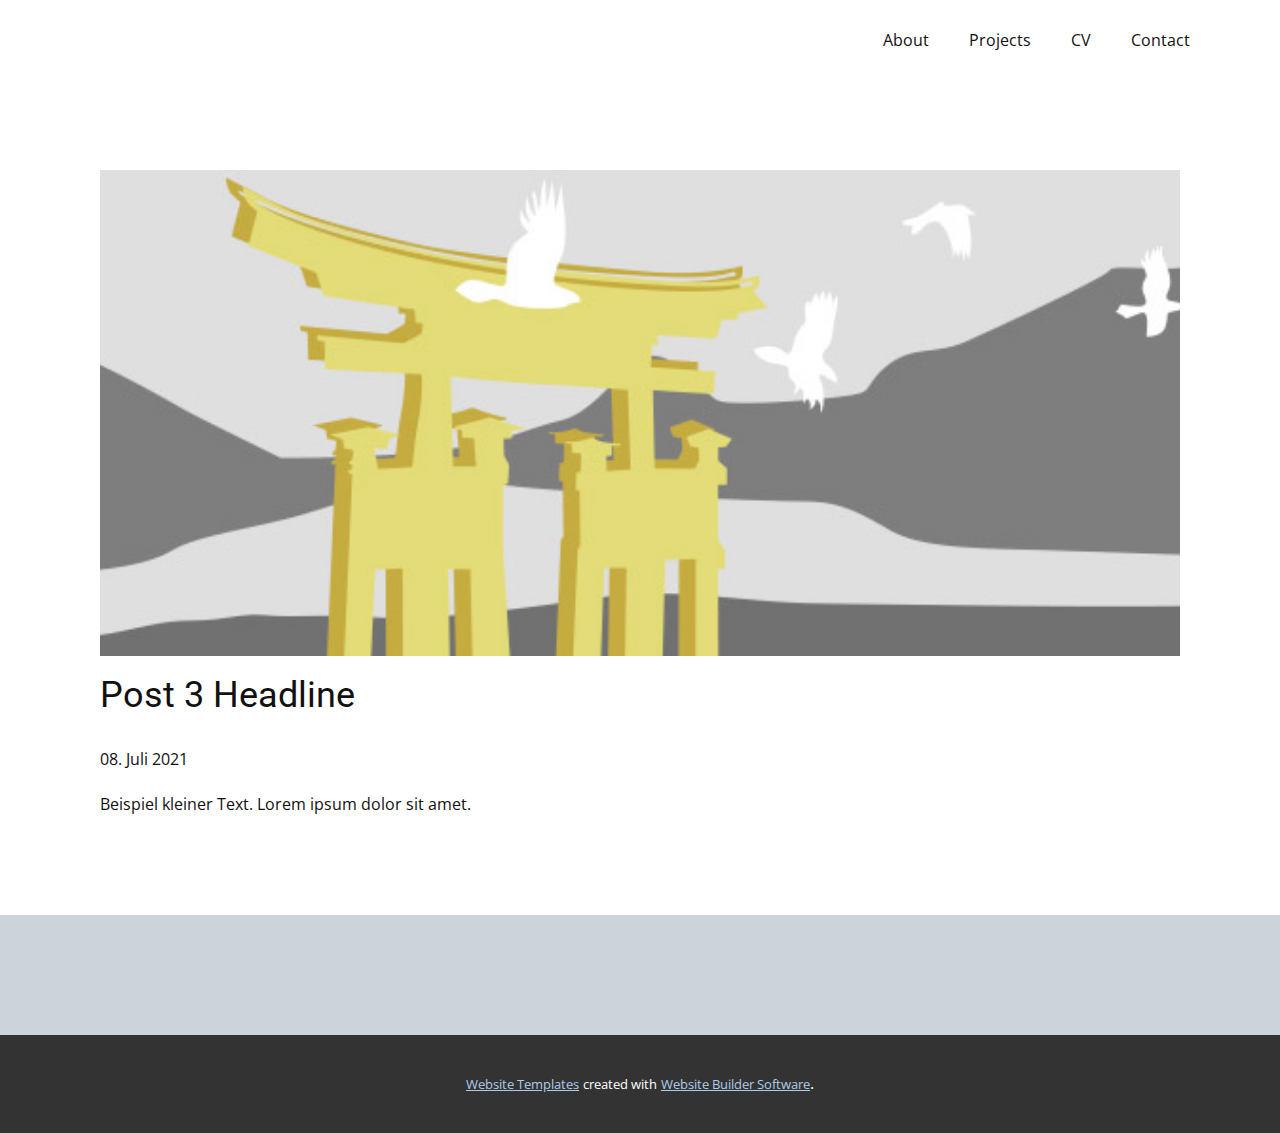
<file: blog/post-2.html>
<!doctype html>
<html style="font-size: 16px;"><head>
    <meta name="viewport" content="width=device-width, initial-scale=1.0">
    <meta charset="utf-8">
    <meta name="keywords" content="Post 1 Headline">
    <meta name="description" content="">
    <meta name="page_type" content="np-template-header-footer-from-plugin">
    <title>Post 3 Headline</title>
    <link rel="stylesheet" href="../nicepage.css" media="screen">
<link rel="stylesheet" href="../Post-Template.css" media="screen">
    <script class="u-script" type="text/javascript" src="../jquery.js" defer=""></script>
    <script class="u-script" type="text/javascript" src="../nicepage.js" defer=""></script>
    <meta name="generator" content="Nicepage 3.19.4, nicepage.com">
    <link id="u-theme-google-font" rel="stylesheet" href="https://fonts.googleapis.com/css?family=Roboto:100,100i,300,300i,400,400i,500,500i,700,700i,900,900i|Open+Sans:300,300i,400,400i,600,600i,700,700i,800,800i">
    
    
    <script type="application/ld+json">{
		"@context": "http://schema.org",
		"@type": "Organization",
		"name": ""
}</script>
    <meta name="theme-color" content="#478ac9">
    <meta property="og:title" content="Post Template">
    <meta property="og:type" content="website">
  </head>
  <body class="u-body"><header class="u-clearfix u-header u-header" id="sec-3623"><div class="u-clearfix u-sheet u-sheet-1">
        <nav class="u-menu u-menu-dropdown u-offcanvas u-menu-1">
          <div class="menu-collapse" style="font-size: 1rem; letter-spacing: 0px;">
            <a class="u-button-style u-custom-left-right-menu-spacing u-custom-padding-bottom u-custom-top-bottom-menu-spacing u-nav-link u-text-active-palette-1-base u-text-hover-palette-2-base" href="#">
              <svg><use xmlns:xlink="http://www.w3.org/1999/xlink" xlink:href="#menu-hamburger"></use></svg>
              <svg version="1.1" xmlns="http://www.w3.org/2000/svg" xmlns:xlink="http://www.w3.org/1999/xlink"><defs><symbol id="menu-hamburger" viewBox="0 0 16 16" style="width: 16px; height: 16px;"><rect y="1" width="16" height="2"></rect><rect y="7" width="16" height="2"></rect><rect y="13" width="16" height="2"></rect>
</symbol>
</defs></svg>
            </a>
          </div>
          <div class="u-custom-menu u-nav-container">
            <ul class="u-nav u-unstyled u-nav-1"><li class="u-nav-item"><a class="u-button-style u-nav-link u-text-active-palette-1-base u-text-hover-palette-2-base" href="../Startseite.html" style="padding: 10px 20px;">About</a>
</li><li class="u-nav-item"><a class="u-button-style u-nav-link u-text-active-palette-1-base u-text-hover-palette-2-base" href="../Startseite.html#sec-e939" data-page-id="94627364" style="padding: 10px 20px;">Projects</a>
</li><li class="u-nav-item"><a class="u-button-style u-nav-link u-text-active-palette-1-base u-text-hover-palette-2-base" href="../Startseite.html#sec-05bc" data-page-id="94627364" style="padding: 10px 20px;">CV</a>
</li><li class="u-nav-item"><a class="u-button-style u-nav-link u-text-active-palette-1-base u-text-hover-palette-2-base" href="../mailto:alinapleli@me.com" style="padding: 10px 20px;">Contact</a>
</li></ul>
          </div>
          <div class="u-custom-menu u-nav-container-collapse">
            <div class="u-black u-container-style u-inner-container-layout u-opacity u-opacity-95 u-sidenav">
              <div class="u-sidenav-overflow">
                <div class="u-menu-close"></div>
                <ul class="u-align-center u-nav u-popupmenu-items u-unstyled u-nav-2"><li class="u-nav-item"><a class="u-button-style u-nav-link" href="../Startseite.html" style="padding: 10px 20px;">About</a>
</li><li class="u-nav-item"><a class="u-button-style u-nav-link" href="../Startseite.html#sec-e939" data-page-id="94627364" style="padding: 10px 20px;">Projects</a>
</li><li class="u-nav-item"><a class="u-button-style u-nav-link" href="../Startseite.html#sec-05bc" data-page-id="94627364" style="padding: 10px 20px;">CV</a>
</li><li class="u-nav-item"><a class="u-button-style u-nav-link" href="../mailto:alinapleli@me.com" style="padding: 10px 20px;">Contact</a>
</li></ul>
              </div>
            </div>
            <div class="u-black u-menu-overlay u-opacity u-opacity-70"></div>
          </div>
        </nav>
      </div></header>
    <section class="u-align-center u-clearfix u-section-1" id="sec-6bca">
      <div class="u-clearfix u-sheet u-valign-middle-md u-valign-middle-sm u-valign-middle-xs u-sheet-1"><!--post_details--><!--post_details_options_json--><!--{"source":""}--><!--/post_details_options_json--><!--blog_post-->
        <div class="u-container-style u-expanded-width u-post-details u-post-details-1">
          <div class="u-container-layout u-valign-middle u-container-layout-1"><!--blog_post_image-->
            <img alt="" class="u-blog-control u-expanded-width u-image u-image-default u-image-1" src="[data-uri]"><!--/blog_post_image--><!--blog_post_header-->
            <h2 class="u-blog-control u-text u-text-1">Post 3 Headline</h2><!--/blog_post_header--><!--blog_post_metadata-->
            <div class="u-blog-control u-metadata u-metadata-1"><!--blog_post_metadata_date-->
              <span class="u-meta-date u-meta-icon">08. Juli 2021</span><!--/blog_post_metadata_date--><!--blog_post_metadata_category-->
              <!--/blog_post_metadata_category--><!--blog_post_metadata_comments-->
              <!--/blog_post_metadata_comments-->
            </div><!--/blog_post_metadata--><!--blog_post_content-->
            <div class="u-align-justify u-blog-control u-post-content u-text u-text-2 fr-view">
  Beispiel kleiner Text. Lorem ipsum dolor sit amet.
  </div><!--/blog_post_content-->
          </div>
        </div><!--/blog_post--><!--/post_details-->
      </div>
    </section>
    
    
    <footer class="u-align-center u-clearfix u-footer u-palette-5-light-1 u-footer" id="sec-dc1c"><div class="u-align-left u-clearfix u-sheet u-sheet-1"></div></footer>
    <section class="u-backlink u-clearfix u-grey-80">
      <a class="u-link" href="https://nicepage.com/website-templates" target="_blank">
        <span>Website Templates</span>
      </a>
      <p class="u-text">
        <span>created with</span>
      </p>
      <a class="u-link" href="https://nicepage.com/" target="_blank">
        <span>Website Builder Software</span>
      </a>. 
    </section>
  
</body></html>
</file>
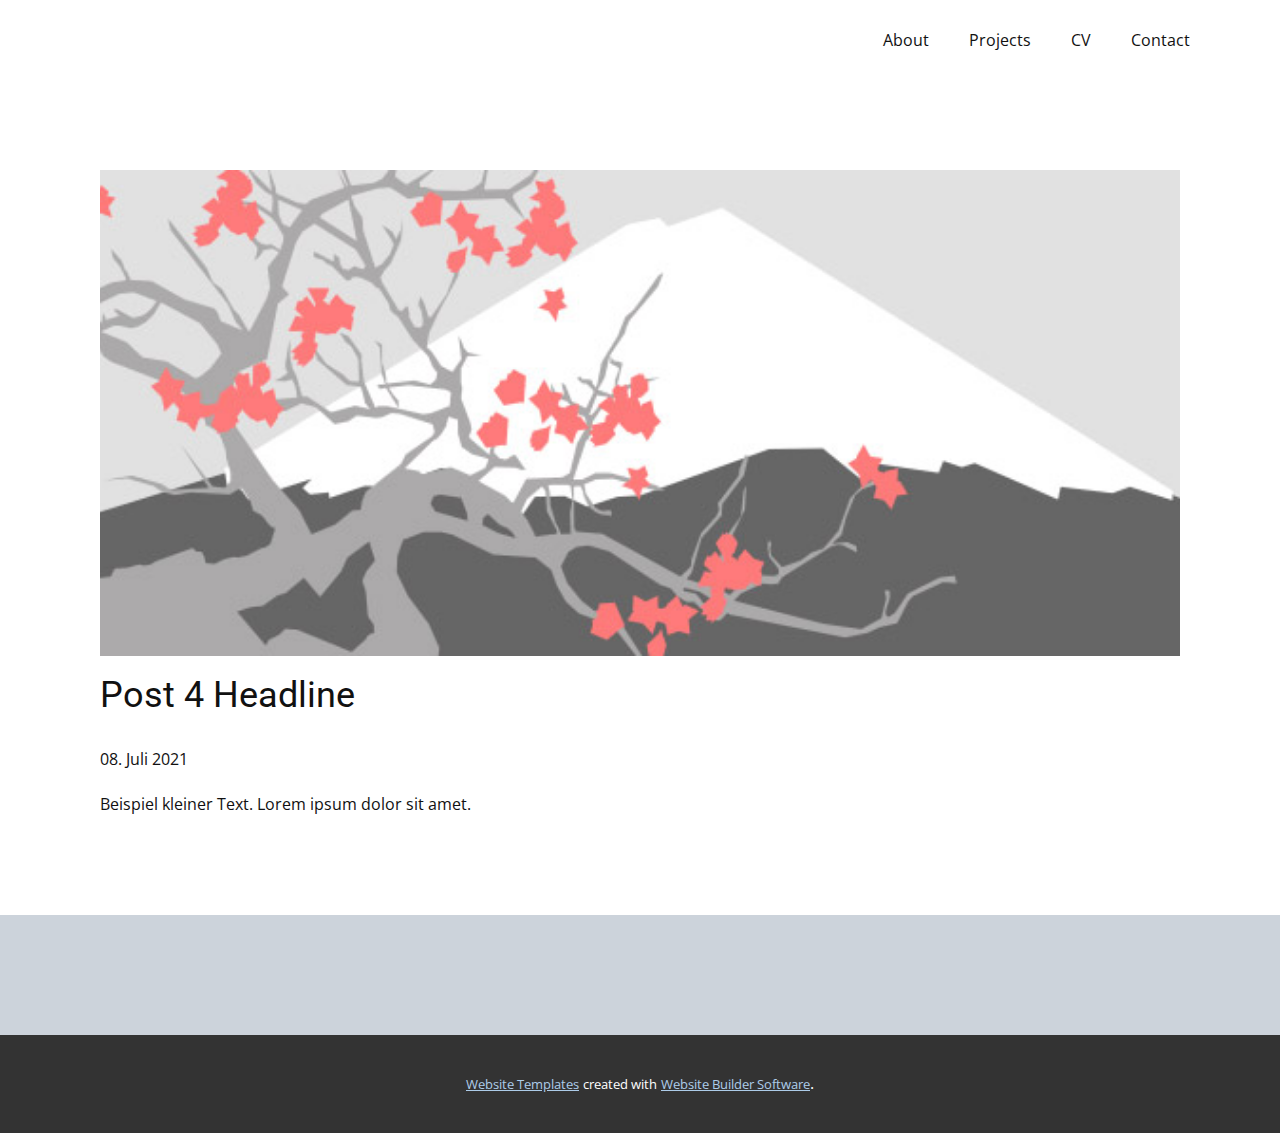
<file: blog/post-3.html>
<!doctype html>
<html style="font-size: 16px;"><head>
    <meta name="viewport" content="width=device-width, initial-scale=1.0">
    <meta charset="utf-8">
    <meta name="keywords" content="Post 1 Headline">
    <meta name="description" content="">
    <meta name="page_type" content="np-template-header-footer-from-plugin">
    <title>Post 4 Headline</title>
    <link rel="stylesheet" href="../nicepage.css" media="screen">
<link rel="stylesheet" href="../Post-Template.css" media="screen">
    <script class="u-script" type="text/javascript" src="../jquery.js" defer=""></script>
    <script class="u-script" type="text/javascript" src="../nicepage.js" defer=""></script>
    <meta name="generator" content="Nicepage 3.19.4, nicepage.com">
    <link id="u-theme-google-font" rel="stylesheet" href="https://fonts.googleapis.com/css?family=Roboto:100,100i,300,300i,400,400i,500,500i,700,700i,900,900i|Open+Sans:300,300i,400,400i,600,600i,700,700i,800,800i">
    
    
    <script type="application/ld+json">{
		"@context": "http://schema.org",
		"@type": "Organization",
		"name": ""
}</script>
    <meta name="theme-color" content="#478ac9">
    <meta property="og:title" content="Post Template">
    <meta property="og:type" content="website">
  </head>
  <body class="u-body"><header class="u-clearfix u-header u-header" id="sec-3623"><div class="u-clearfix u-sheet u-sheet-1">
        <nav class="u-menu u-menu-dropdown u-offcanvas u-menu-1">
          <div class="menu-collapse" style="font-size: 1rem; letter-spacing: 0px;">
            <a class="u-button-style u-custom-left-right-menu-spacing u-custom-padding-bottom u-custom-top-bottom-menu-spacing u-nav-link u-text-active-palette-1-base u-text-hover-palette-2-base" href="#">
              <svg><use xmlns:xlink="http://www.w3.org/1999/xlink" xlink:href="#menu-hamburger"></use></svg>
              <svg version="1.1" xmlns="http://www.w3.org/2000/svg" xmlns:xlink="http://www.w3.org/1999/xlink"><defs><symbol id="menu-hamburger" viewBox="0 0 16 16" style="width: 16px; height: 16px;"><rect y="1" width="16" height="2"></rect><rect y="7" width="16" height="2"></rect><rect y="13" width="16" height="2"></rect>
</symbol>
</defs></svg>
            </a>
          </div>
          <div class="u-custom-menu u-nav-container">
            <ul class="u-nav u-unstyled u-nav-1"><li class="u-nav-item"><a class="u-button-style u-nav-link u-text-active-palette-1-base u-text-hover-palette-2-base" href="../Startseite.html" style="padding: 10px 20px;">About</a>
</li><li class="u-nav-item"><a class="u-button-style u-nav-link u-text-active-palette-1-base u-text-hover-palette-2-base" href="../Startseite.html#sec-e939" data-page-id="94627364" style="padding: 10px 20px;">Projects</a>
</li><li class="u-nav-item"><a class="u-button-style u-nav-link u-text-active-palette-1-base u-text-hover-palette-2-base" href="../Startseite.html#sec-05bc" data-page-id="94627364" style="padding: 10px 20px;">CV</a>
</li><li class="u-nav-item"><a class="u-button-style u-nav-link u-text-active-palette-1-base u-text-hover-palette-2-base" href="../mailto:alinapleli@me.com" style="padding: 10px 20px;">Contact</a>
</li></ul>
          </div>
          <div class="u-custom-menu u-nav-container-collapse">
            <div class="u-black u-container-style u-inner-container-layout u-opacity u-opacity-95 u-sidenav">
              <div class="u-sidenav-overflow">
                <div class="u-menu-close"></div>
                <ul class="u-align-center u-nav u-popupmenu-items u-unstyled u-nav-2"><li class="u-nav-item"><a class="u-button-style u-nav-link" href="../Startseite.html" style="padding: 10px 20px;">About</a>
</li><li class="u-nav-item"><a class="u-button-style u-nav-link" href="../Startseite.html#sec-e939" data-page-id="94627364" style="padding: 10px 20px;">Projects</a>
</li><li class="u-nav-item"><a class="u-button-style u-nav-link" href="../Startseite.html#sec-05bc" data-page-id="94627364" style="padding: 10px 20px;">CV</a>
</li><li class="u-nav-item"><a class="u-button-style u-nav-link" href="../mailto:alinapleli@me.com" style="padding: 10px 20px;">Contact</a>
</li></ul>
              </div>
            </div>
            <div class="u-black u-menu-overlay u-opacity u-opacity-70"></div>
          </div>
        </nav>
      </div></header>
    <section class="u-align-center u-clearfix u-section-1" id="sec-6bca">
      <div class="u-clearfix u-sheet u-valign-middle-md u-valign-middle-sm u-valign-middle-xs u-sheet-1"><!--post_details--><!--post_details_options_json--><!--{"source":""}--><!--/post_details_options_json--><!--blog_post-->
        <div class="u-container-style u-expanded-width u-post-details u-post-details-1">
          <div class="u-container-layout u-valign-middle u-container-layout-1"><!--blog_post_image-->
            <img alt="" class="u-blog-control u-expanded-width u-image u-image-default u-image-1" src="[data-uri]"><!--/blog_post_image--><!--blog_post_header-->
            <h2 class="u-blog-control u-text u-text-1">Post 4 Headline</h2><!--/blog_post_header--><!--blog_post_metadata-->
            <div class="u-blog-control u-metadata u-metadata-1"><!--blog_post_metadata_date-->
              <span class="u-meta-date u-meta-icon">08. Juli 2021</span><!--/blog_post_metadata_date--><!--blog_post_metadata_category-->
              <!--/blog_post_metadata_category--><!--blog_post_metadata_comments-->
              <!--/blog_post_metadata_comments-->
            </div><!--/blog_post_metadata--><!--blog_post_content-->
            <div class="u-align-justify u-blog-control u-post-content u-text u-text-2 fr-view">
  Beispiel kleiner Text. Lorem ipsum dolor sit amet.
  </div><!--/blog_post_content-->
          </div>
        </div><!--/blog_post--><!--/post_details-->
      </div>
    </section>
    
    
    <footer class="u-align-center u-clearfix u-footer u-palette-5-light-1 u-footer" id="sec-dc1c"><div class="u-align-left u-clearfix u-sheet u-sheet-1"></div></footer>
    <section class="u-backlink u-clearfix u-grey-80">
      <a class="u-link" href="https://nicepage.com/website-templates" target="_blank">
        <span>Website Templates</span>
      </a>
      <p class="u-text">
        <span>created with</span>
      </p>
      <a class="u-link" href="https://nicepage.com/" target="_blank">
        <span>Website Builder Software</span>
      </a>. 
    </section>
  
</body></html>
</file>
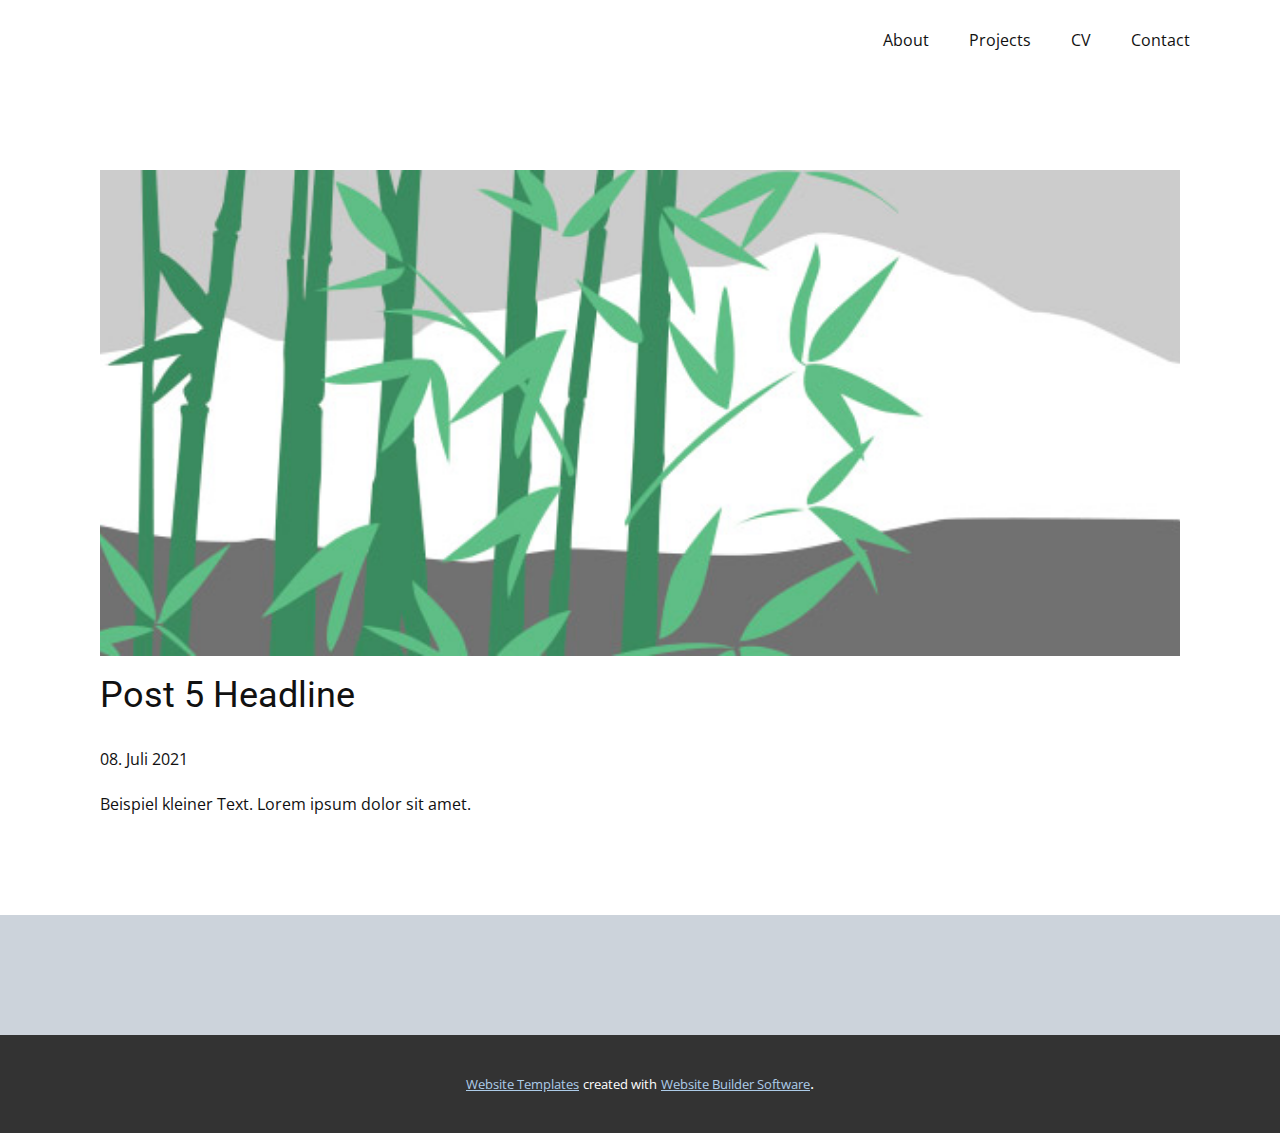
<file: blog/post-4.html>
<!doctype html>
<html style="font-size: 16px;"><head>
    <meta name="viewport" content="width=device-width, initial-scale=1.0">
    <meta charset="utf-8">
    <meta name="keywords" content="Post 1 Headline">
    <meta name="description" content="">
    <meta name="page_type" content="np-template-header-footer-from-plugin">
    <title>Post 5 Headline</title>
    <link rel="stylesheet" href="../nicepage.css" media="screen">
<link rel="stylesheet" href="../Post-Template.css" media="screen">
    <script class="u-script" type="text/javascript" src="../jquery.js" defer=""></script>
    <script class="u-script" type="text/javascript" src="../nicepage.js" defer=""></script>
    <meta name="generator" content="Nicepage 3.19.4, nicepage.com">
    <link id="u-theme-google-font" rel="stylesheet" href="https://fonts.googleapis.com/css?family=Roboto:100,100i,300,300i,400,400i,500,500i,700,700i,900,900i|Open+Sans:300,300i,400,400i,600,600i,700,700i,800,800i">
    
    
    <script type="application/ld+json">{
		"@context": "http://schema.org",
		"@type": "Organization",
		"name": ""
}</script>
    <meta name="theme-color" content="#478ac9">
    <meta property="og:title" content="Post Template">
    <meta property="og:type" content="website">
  </head>
  <body class="u-body"><header class="u-clearfix u-header u-header" id="sec-3623"><div class="u-clearfix u-sheet u-sheet-1">
        <nav class="u-menu u-menu-dropdown u-offcanvas u-menu-1">
          <div class="menu-collapse" style="font-size: 1rem; letter-spacing: 0px;">
            <a class="u-button-style u-custom-left-right-menu-spacing u-custom-padding-bottom u-custom-top-bottom-menu-spacing u-nav-link u-text-active-palette-1-base u-text-hover-palette-2-base" href="#">
              <svg><use xmlns:xlink="http://www.w3.org/1999/xlink" xlink:href="#menu-hamburger"></use></svg>
              <svg version="1.1" xmlns="http://www.w3.org/2000/svg" xmlns:xlink="http://www.w3.org/1999/xlink"><defs><symbol id="menu-hamburger" viewBox="0 0 16 16" style="width: 16px; height: 16px;"><rect y="1" width="16" height="2"></rect><rect y="7" width="16" height="2"></rect><rect y="13" width="16" height="2"></rect>
</symbol>
</defs></svg>
            </a>
          </div>
          <div class="u-custom-menu u-nav-container">
            <ul class="u-nav u-unstyled u-nav-1"><li class="u-nav-item"><a class="u-button-style u-nav-link u-text-active-palette-1-base u-text-hover-palette-2-base" href="../Startseite.html" style="padding: 10px 20px;">About</a>
</li><li class="u-nav-item"><a class="u-button-style u-nav-link u-text-active-palette-1-base u-text-hover-palette-2-base" href="../Startseite.html#sec-e939" data-page-id="94627364" style="padding: 10px 20px;">Projects</a>
</li><li class="u-nav-item"><a class="u-button-style u-nav-link u-text-active-palette-1-base u-text-hover-palette-2-base" href="../Startseite.html#sec-05bc" data-page-id="94627364" style="padding: 10px 20px;">CV</a>
</li><li class="u-nav-item"><a class="u-button-style u-nav-link u-text-active-palette-1-base u-text-hover-palette-2-base" href="../mailto:alinapleli@me.com" style="padding: 10px 20px;">Contact</a>
</li></ul>
          </div>
          <div class="u-custom-menu u-nav-container-collapse">
            <div class="u-black u-container-style u-inner-container-layout u-opacity u-opacity-95 u-sidenav">
              <div class="u-sidenav-overflow">
                <div class="u-menu-close"></div>
                <ul class="u-align-center u-nav u-popupmenu-items u-unstyled u-nav-2"><li class="u-nav-item"><a class="u-button-style u-nav-link" href="../Startseite.html" style="padding: 10px 20px;">About</a>
</li><li class="u-nav-item"><a class="u-button-style u-nav-link" href="../Startseite.html#sec-e939" data-page-id="94627364" style="padding: 10px 20px;">Projects</a>
</li><li class="u-nav-item"><a class="u-button-style u-nav-link" href="../Startseite.html#sec-05bc" data-page-id="94627364" style="padding: 10px 20px;">CV</a>
</li><li class="u-nav-item"><a class="u-button-style u-nav-link" href="../mailto:alinapleli@me.com" style="padding: 10px 20px;">Contact</a>
</li></ul>
              </div>
            </div>
            <div class="u-black u-menu-overlay u-opacity u-opacity-70"></div>
          </div>
        </nav>
      </div></header>
    <section class="u-align-center u-clearfix u-section-1" id="sec-6bca">
      <div class="u-clearfix u-sheet u-valign-middle-md u-valign-middle-sm u-valign-middle-xs u-sheet-1"><!--post_details--><!--post_details_options_json--><!--{"source":""}--><!--/post_details_options_json--><!--blog_post-->
        <div class="u-container-style u-expanded-width u-post-details u-post-details-1">
          <div class="u-container-layout u-valign-middle u-container-layout-1"><!--blog_post_image-->
            <img alt="" class="u-blog-control u-expanded-width u-image u-image-default u-image-1" src="[data-uri]"><!--/blog_post_image--><!--blog_post_header-->
            <h2 class="u-blog-control u-text u-text-1">Post 5 Headline</h2><!--/blog_post_header--><!--blog_post_metadata-->
            <div class="u-blog-control u-metadata u-metadata-1"><!--blog_post_metadata_date-->
              <span class="u-meta-date u-meta-icon">08. Juli 2021</span><!--/blog_post_metadata_date--><!--blog_post_metadata_category-->
              <!--/blog_post_metadata_category--><!--blog_post_metadata_comments-->
              <!--/blog_post_metadata_comments-->
            </div><!--/blog_post_metadata--><!--blog_post_content-->
            <div class="u-align-justify u-blog-control u-post-content u-text u-text-2 fr-view">
  Beispiel kleiner Text. Lorem ipsum dolor sit amet.
  </div><!--/blog_post_content-->
          </div>
        </div><!--/blog_post--><!--/post_details-->
      </div>
    </section>
    
    
    <footer class="u-align-center u-clearfix u-footer u-palette-5-light-1 u-footer" id="sec-dc1c"><div class="u-align-left u-clearfix u-sheet u-sheet-1"></div></footer>
    <section class="u-backlink u-clearfix u-grey-80">
      <a class="u-link" href="https://nicepage.com/website-templates" target="_blank">
        <span>Website Templates</span>
      </a>
      <p class="u-text">
        <span>created with</span>
      </p>
      <a class="u-link" href="https://nicepage.com/" target="_blank">
        <span>Website Builder Software</span>
      </a>. 
    </section>
  
</body></html>
</file>
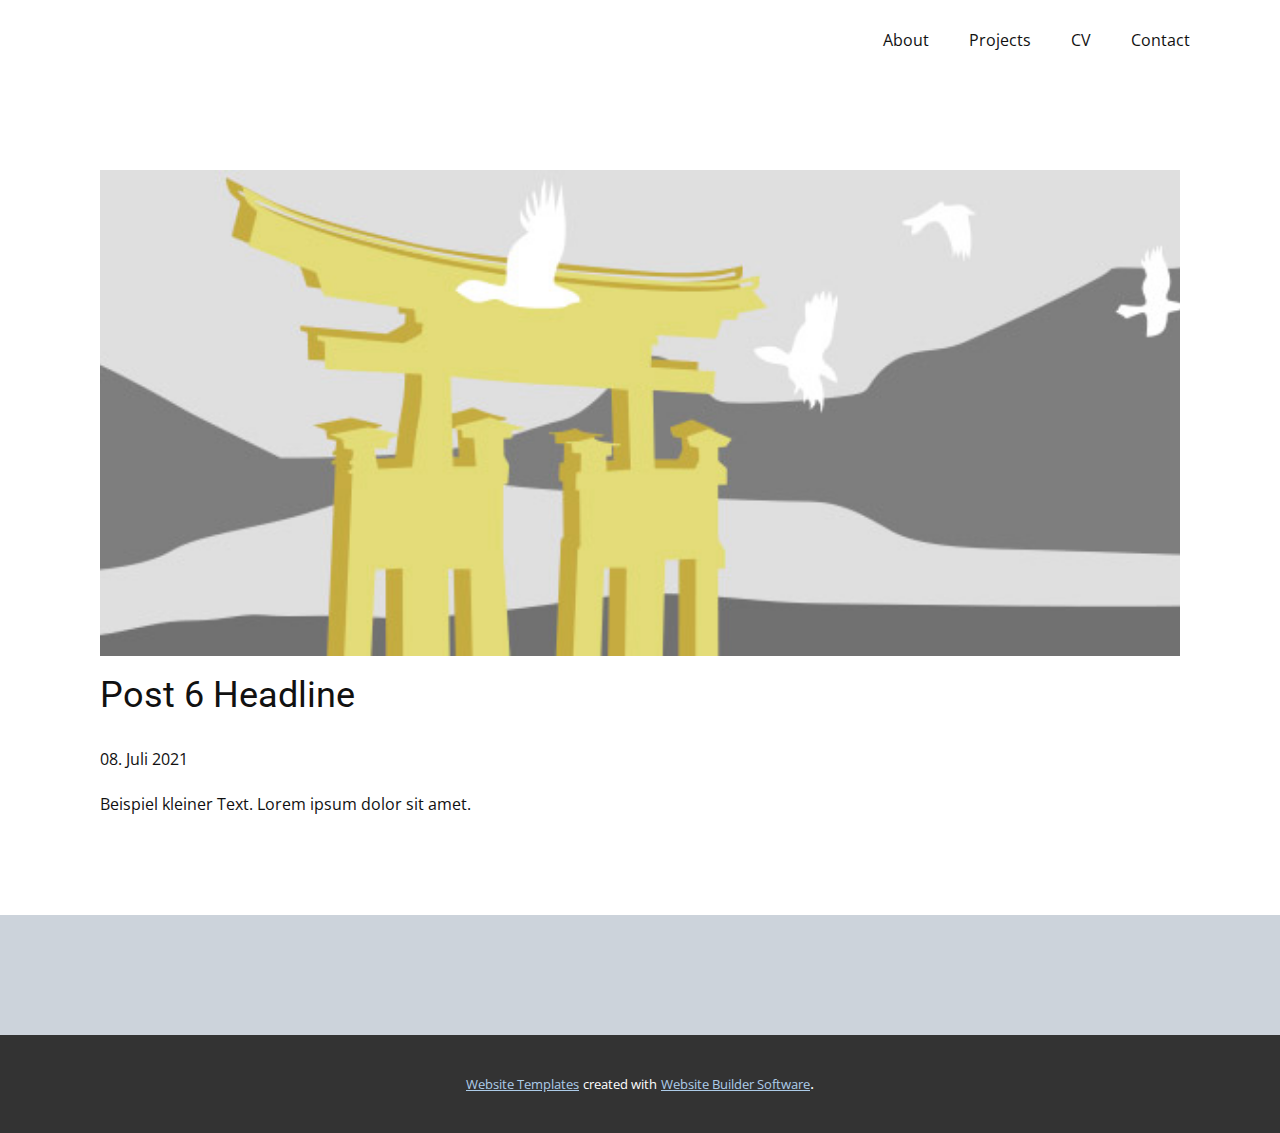
<file: blog/post-5.html>
<!doctype html>
<html style="font-size: 16px;"><head>
    <meta name="viewport" content="width=device-width, initial-scale=1.0">
    <meta charset="utf-8">
    <meta name="keywords" content="Post 1 Headline">
    <meta name="description" content="">
    <meta name="page_type" content="np-template-header-footer-from-plugin">
    <title>Post 6 Headline</title>
    <link rel="stylesheet" href="../nicepage.css" media="screen">
<link rel="stylesheet" href="../Post-Template.css" media="screen">
    <script class="u-script" type="text/javascript" src="../jquery.js" defer=""></script>
    <script class="u-script" type="text/javascript" src="../nicepage.js" defer=""></script>
    <meta name="generator" content="Nicepage 3.19.4, nicepage.com">
    <link id="u-theme-google-font" rel="stylesheet" href="https://fonts.googleapis.com/css?family=Roboto:100,100i,300,300i,400,400i,500,500i,700,700i,900,900i|Open+Sans:300,300i,400,400i,600,600i,700,700i,800,800i">
    
    
    <script type="application/ld+json">{
		"@context": "http://schema.org",
		"@type": "Organization",
		"name": ""
}</script>
    <meta name="theme-color" content="#478ac9">
    <meta property="og:title" content="Post Template">
    <meta property="og:type" content="website">
  </head>
  <body class="u-body"><header class="u-clearfix u-header u-header" id="sec-3623"><div class="u-clearfix u-sheet u-sheet-1">
        <nav class="u-menu u-menu-dropdown u-offcanvas u-menu-1">
          <div class="menu-collapse" style="font-size: 1rem; letter-spacing: 0px;">
            <a class="u-button-style u-custom-left-right-menu-spacing u-custom-padding-bottom u-custom-top-bottom-menu-spacing u-nav-link u-text-active-palette-1-base u-text-hover-palette-2-base" href="#">
              <svg><use xmlns:xlink="http://www.w3.org/1999/xlink" xlink:href="#menu-hamburger"></use></svg>
              <svg version="1.1" xmlns="http://www.w3.org/2000/svg" xmlns:xlink="http://www.w3.org/1999/xlink"><defs><symbol id="menu-hamburger" viewBox="0 0 16 16" style="width: 16px; height: 16px;"><rect y="1" width="16" height="2"></rect><rect y="7" width="16" height="2"></rect><rect y="13" width="16" height="2"></rect>
</symbol>
</defs></svg>
            </a>
          </div>
          <div class="u-custom-menu u-nav-container">
            <ul class="u-nav u-unstyled u-nav-1"><li class="u-nav-item"><a class="u-button-style u-nav-link u-text-active-palette-1-base u-text-hover-palette-2-base" href="../Startseite.html" style="padding: 10px 20px;">About</a>
</li><li class="u-nav-item"><a class="u-button-style u-nav-link u-text-active-palette-1-base u-text-hover-palette-2-base" href="../Startseite.html#sec-e939" data-page-id="94627364" style="padding: 10px 20px;">Projects</a>
</li><li class="u-nav-item"><a class="u-button-style u-nav-link u-text-active-palette-1-base u-text-hover-palette-2-base" href="../Startseite.html#sec-05bc" data-page-id="94627364" style="padding: 10px 20px;">CV</a>
</li><li class="u-nav-item"><a class="u-button-style u-nav-link u-text-active-palette-1-base u-text-hover-palette-2-base" href="../mailto:alinapleli@me.com" style="padding: 10px 20px;">Contact</a>
</li></ul>
          </div>
          <div class="u-custom-menu u-nav-container-collapse">
            <div class="u-black u-container-style u-inner-container-layout u-opacity u-opacity-95 u-sidenav">
              <div class="u-sidenav-overflow">
                <div class="u-menu-close"></div>
                <ul class="u-align-center u-nav u-popupmenu-items u-unstyled u-nav-2"><li class="u-nav-item"><a class="u-button-style u-nav-link" href="../Startseite.html" style="padding: 10px 20px;">About</a>
</li><li class="u-nav-item"><a class="u-button-style u-nav-link" href="../Startseite.html#sec-e939" data-page-id="94627364" style="padding: 10px 20px;">Projects</a>
</li><li class="u-nav-item"><a class="u-button-style u-nav-link" href="../Startseite.html#sec-05bc" data-page-id="94627364" style="padding: 10px 20px;">CV</a>
</li><li class="u-nav-item"><a class="u-button-style u-nav-link" href="../mailto:alinapleli@me.com" style="padding: 10px 20px;">Contact</a>
</li></ul>
              </div>
            </div>
            <div class="u-black u-menu-overlay u-opacity u-opacity-70"></div>
          </div>
        </nav>
      </div></header>
    <section class="u-align-center u-clearfix u-section-1" id="sec-6bca">
      <div class="u-clearfix u-sheet u-valign-middle-md u-valign-middle-sm u-valign-middle-xs u-sheet-1"><!--post_details--><!--post_details_options_json--><!--{"source":""}--><!--/post_details_options_json--><!--blog_post-->
        <div class="u-container-style u-expanded-width u-post-details u-post-details-1">
          <div class="u-container-layout u-valign-middle u-container-layout-1"><!--blog_post_image-->
            <img alt="" class="u-blog-control u-expanded-width u-image u-image-default u-image-1" src="[data-uri]"><!--/blog_post_image--><!--blog_post_header-->
            <h2 class="u-blog-control u-text u-text-1">Post 6 Headline</h2><!--/blog_post_header--><!--blog_post_metadata-->
            <div class="u-blog-control u-metadata u-metadata-1"><!--blog_post_metadata_date-->
              <span class="u-meta-date u-meta-icon">08. Juli 2021</span><!--/blog_post_metadata_date--><!--blog_post_metadata_category-->
              <!--/blog_post_metadata_category--><!--blog_post_metadata_comments-->
              <!--/blog_post_metadata_comments-->
            </div><!--/blog_post_metadata--><!--blog_post_content-->
            <div class="u-align-justify u-blog-control u-post-content u-text u-text-2 fr-view">
  Beispiel kleiner Text. Lorem ipsum dolor sit amet.
  </div><!--/blog_post_content-->
          </div>
        </div><!--/blog_post--><!--/post_details-->
      </div>
    </section>
    
    
    <footer class="u-align-center u-clearfix u-footer u-palette-5-light-1 u-footer" id="sec-dc1c"><div class="u-align-left u-clearfix u-sheet u-sheet-1"></div></footer>
    <section class="u-backlink u-clearfix u-grey-80">
      <a class="u-link" href="https://nicepage.com/website-templates" target="_blank">
        <span>Website Templates</span>
      </a>
      <p class="u-text">
        <span>created with</span>
      </p>
      <a class="u-link" href="https://nicepage.com/" target="_blank">
        <span>Website Builder Software</span>
      </a>. 
    </section>
  
</body></html>
</file>
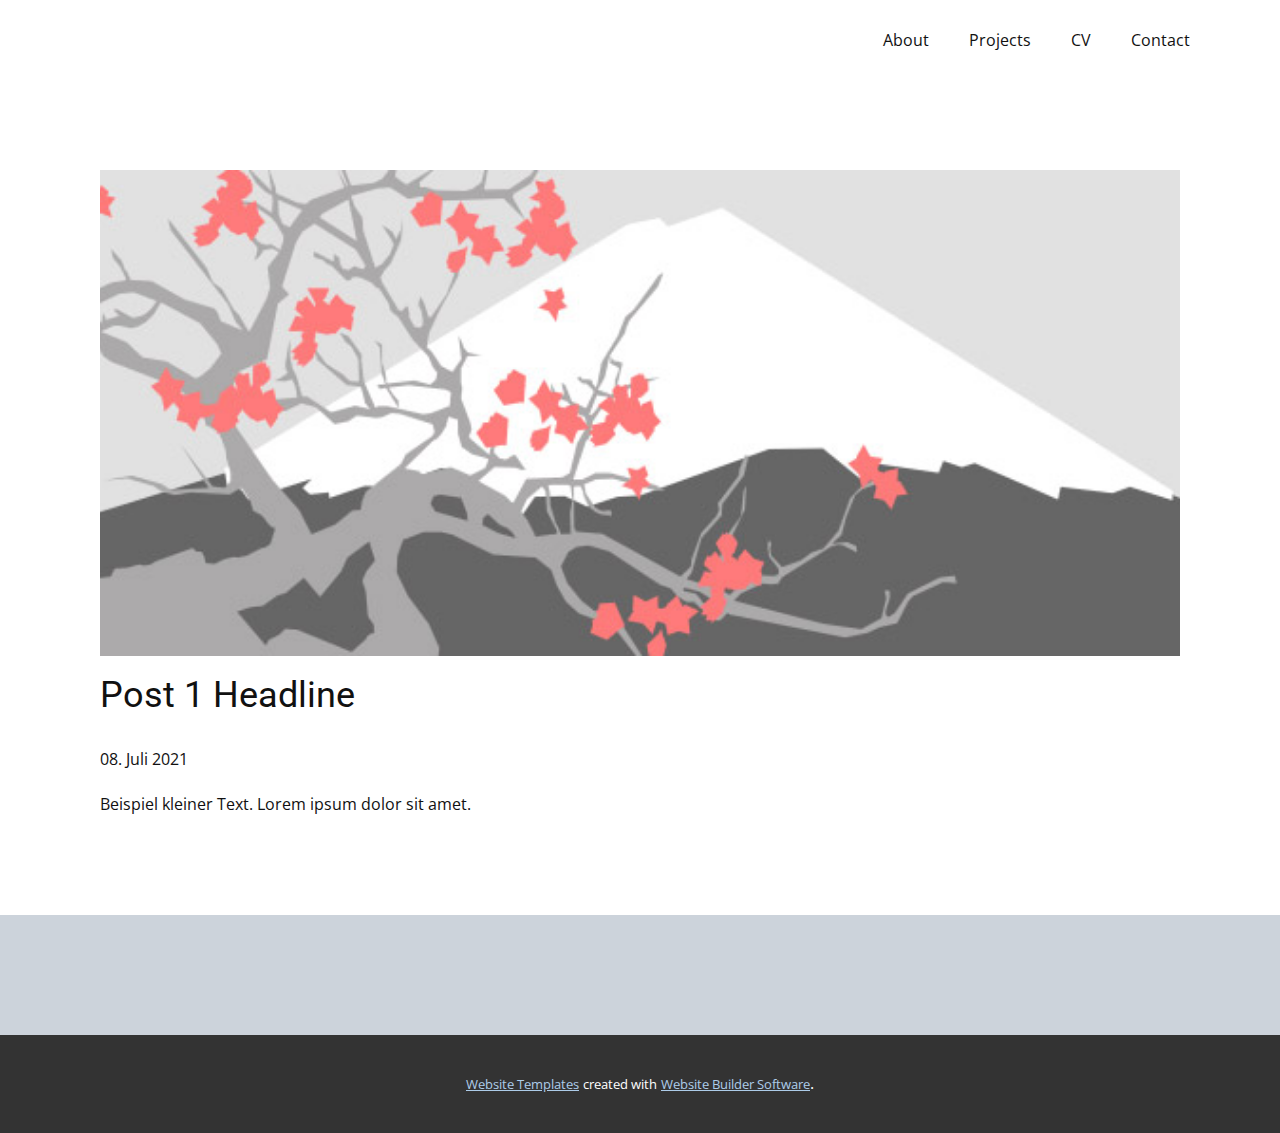
<file: blog/post.html>
<!doctype html>
<html style="font-size: 16px;"><head>
    <meta name="viewport" content="width=device-width, initial-scale=1.0">
    <meta charset="utf-8">
    <meta name="keywords" content="Post 1 Headline">
    <meta name="description" content="">
    <meta name="page_type" content="np-template-header-footer-from-plugin">
    <title>Post 1 Headline</title>
    <link rel="stylesheet" href="../nicepage.css" media="screen">
<link rel="stylesheet" href="../Post-Template.css" media="screen">
    <script class="u-script" type="text/javascript" src="../jquery.js" defer=""></script>
    <script class="u-script" type="text/javascript" src="../nicepage.js" defer=""></script>
    <meta name="generator" content="Nicepage 3.19.4, nicepage.com">
    <link id="u-theme-google-font" rel="stylesheet" href="https://fonts.googleapis.com/css?family=Roboto:100,100i,300,300i,400,400i,500,500i,700,700i,900,900i|Open+Sans:300,300i,400,400i,600,600i,700,700i,800,800i">
    
    
    <script type="application/ld+json">{
		"@context": "http://schema.org",
		"@type": "Organization",
		"name": ""
}</script>
    <meta name="theme-color" content="#478ac9">
    <meta property="og:title" content="Post Template">
    <meta property="og:type" content="website">
  </head>
  <body class="u-body"><header class="u-clearfix u-header u-header" id="sec-3623"><div class="u-clearfix u-sheet u-sheet-1">
        <nav class="u-menu u-menu-dropdown u-offcanvas u-menu-1">
          <div class="menu-collapse" style="font-size: 1rem; letter-spacing: 0px;">
            <a class="u-button-style u-custom-left-right-menu-spacing u-custom-padding-bottom u-custom-top-bottom-menu-spacing u-nav-link u-text-active-palette-1-base u-text-hover-palette-2-base" href="#">
              <svg><use xmlns:xlink="http://www.w3.org/1999/xlink" xlink:href="#menu-hamburger"></use></svg>
              <svg version="1.1" xmlns="http://www.w3.org/2000/svg" xmlns:xlink="http://www.w3.org/1999/xlink"><defs><symbol id="menu-hamburger" viewBox="0 0 16 16" style="width: 16px; height: 16px;"><rect y="1" width="16" height="2"></rect><rect y="7" width="16" height="2"></rect><rect y="13" width="16" height="2"></rect>
</symbol>
</defs></svg>
            </a>
          </div>
          <div class="u-custom-menu u-nav-container">
            <ul class="u-nav u-unstyled u-nav-1"><li class="u-nav-item"><a class="u-button-style u-nav-link u-text-active-palette-1-base u-text-hover-palette-2-base" href="../Startseite.html" style="padding: 10px 20px;">About</a>
</li><li class="u-nav-item"><a class="u-button-style u-nav-link u-text-active-palette-1-base u-text-hover-palette-2-base" href="../Startseite.html#sec-e939" data-page-id="94627364" style="padding: 10px 20px;">Projects</a>
</li><li class="u-nav-item"><a class="u-button-style u-nav-link u-text-active-palette-1-base u-text-hover-palette-2-base" href="../Startseite.html#sec-05bc" data-page-id="94627364" style="padding: 10px 20px;">CV</a>
</li><li class="u-nav-item"><a class="u-button-style u-nav-link u-text-active-palette-1-base u-text-hover-palette-2-base" href="../mailto:alinapleli@me.com" style="padding: 10px 20px;">Contact</a>
</li></ul>
          </div>
          <div class="u-custom-menu u-nav-container-collapse">
            <div class="u-black u-container-style u-inner-container-layout u-opacity u-opacity-95 u-sidenav">
              <div class="u-sidenav-overflow">
                <div class="u-menu-close"></div>
                <ul class="u-align-center u-nav u-popupmenu-items u-unstyled u-nav-2"><li class="u-nav-item"><a class="u-button-style u-nav-link" href="../Startseite.html" style="padding: 10px 20px;">About</a>
</li><li class="u-nav-item"><a class="u-button-style u-nav-link" href="../Startseite.html#sec-e939" data-page-id="94627364" style="padding: 10px 20px;">Projects</a>
</li><li class="u-nav-item"><a class="u-button-style u-nav-link" href="../Startseite.html#sec-05bc" data-page-id="94627364" style="padding: 10px 20px;">CV</a>
</li><li class="u-nav-item"><a class="u-button-style u-nav-link" href="../mailto:alinapleli@me.com" style="padding: 10px 20px;">Contact</a>
</li></ul>
              </div>
            </div>
            <div class="u-black u-menu-overlay u-opacity u-opacity-70"></div>
          </div>
        </nav>
      </div></header>
    <section class="u-align-center u-clearfix u-section-1" id="sec-6bca">
      <div class="u-clearfix u-sheet u-valign-middle-md u-valign-middle-sm u-valign-middle-xs u-sheet-1"><!--post_details--><!--post_details_options_json--><!--{"source":""}--><!--/post_details_options_json--><!--blog_post-->
        <div class="u-container-style u-expanded-width u-post-details u-post-details-1">
          <div class="u-container-layout u-valign-middle u-container-layout-1"><!--blog_post_image-->
            <img alt="" class="u-blog-control u-expanded-width u-image u-image-default u-image-1" src="[data-uri]"><!--/blog_post_image--><!--blog_post_header-->
            <h2 class="u-blog-control u-text u-text-1">Post 1 Headline</h2><!--/blog_post_header--><!--blog_post_metadata-->
            <div class="u-blog-control u-metadata u-metadata-1"><!--blog_post_metadata_date-->
              <span class="u-meta-date u-meta-icon">08. Juli 2021</span><!--/blog_post_metadata_date--><!--blog_post_metadata_category-->
              <!--/blog_post_metadata_category--><!--blog_post_metadata_comments-->
              <!--/blog_post_metadata_comments-->
            </div><!--/blog_post_metadata--><!--blog_post_content-->
            <div class="u-align-justify u-blog-control u-post-content u-text u-text-2 fr-view">
  Beispiel kleiner Text. Lorem ipsum dolor sit amet.
  </div><!--/blog_post_content-->
          </div>
        </div><!--/blog_post--><!--/post_details-->
      </div>
    </section>
    
    
    <footer class="u-align-center u-clearfix u-footer u-palette-5-light-1 u-footer" id="sec-dc1c"><div class="u-align-left u-clearfix u-sheet u-sheet-1"></div></footer>
    <section class="u-backlink u-clearfix u-grey-80">
      <a class="u-link" href="https://nicepage.com/website-templates" target="_blank">
        <span>Website Templates</span>
      </a>
      <p class="u-text">
        <span>created with</span>
      </p>
      <a class="u-link" href="https://nicepage.com/" target="_blank">
        <span>Website Builder Software</span>
      </a>. 
    </section>
  
</body></html>
</file>
